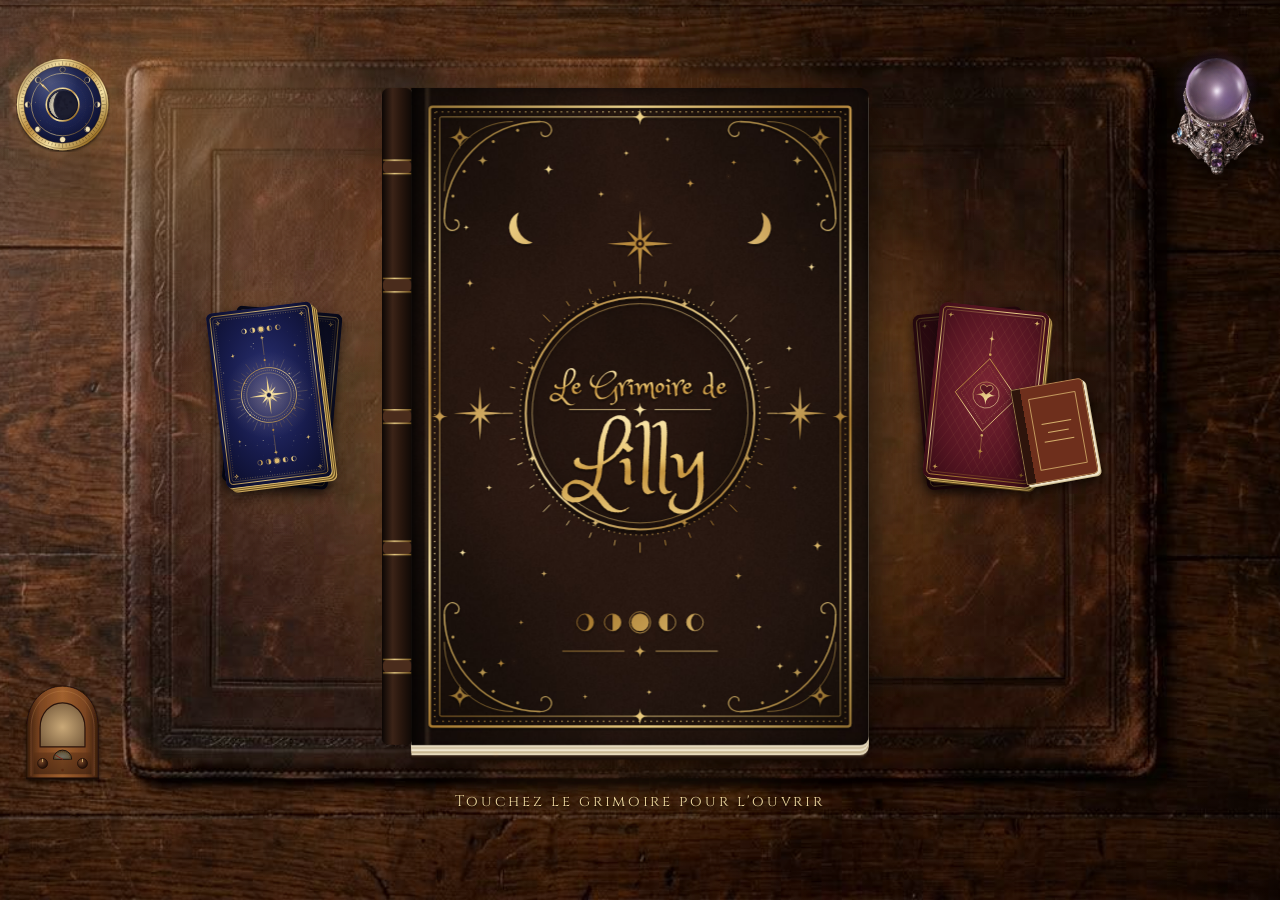
<file: index.html>
<!doctype html>
<html lang="fr">
<head>
  <meta charset="utf-8">
  <meta name="viewport" content="width=device-width, initial-scale=1, viewport-fit=cover">
  <title>Le Grimoire de Lilly</title>
  <meta name="description" content="Un grimoire interactif à feuilleter.">
  <meta name="theme-color" content="#140b06">
  <link rel="manifest" href="manifest.webmanifest">
  <link rel="icon" href="icons/icon-192.png" type="image/png">
  <link rel="apple-touch-icon" href="icons/apple-touch-icon.png">
  <meta name="apple-mobile-web-app-capable" content="yes">
  <meta name="mobile-web-app-capable" content="yes">
  <meta name="apple-mobile-web-app-status-bar-style" content="black-translucent">
  <link rel="preload" href="fonts/princess-sofia.woff2" as="font" type="font/woff2" crossorigin>
  <link rel="stylesheet" href="fonts/fonts.css">
  <link rel="stylesheet" href="css/reader.css">
  <link rel="stylesheet" href="css/lunar.css">
  <link rel="stylesheet" href="css/cards.css">
  <link rel="stylesheet" href="css/lenormand.css">
  <link rel="stylesheet" href="css/radio.css">
</head>
<body>
  <div id="app" class="reader"></div>
  <noscript>Ce grimoire a besoin de JavaScript pour s’ouvrir.</noscript>
  <script src="lib/page-flip.browser.js"></script>
  <script type="module" src="js/main.js"></script>
</body>
</html>
</file>
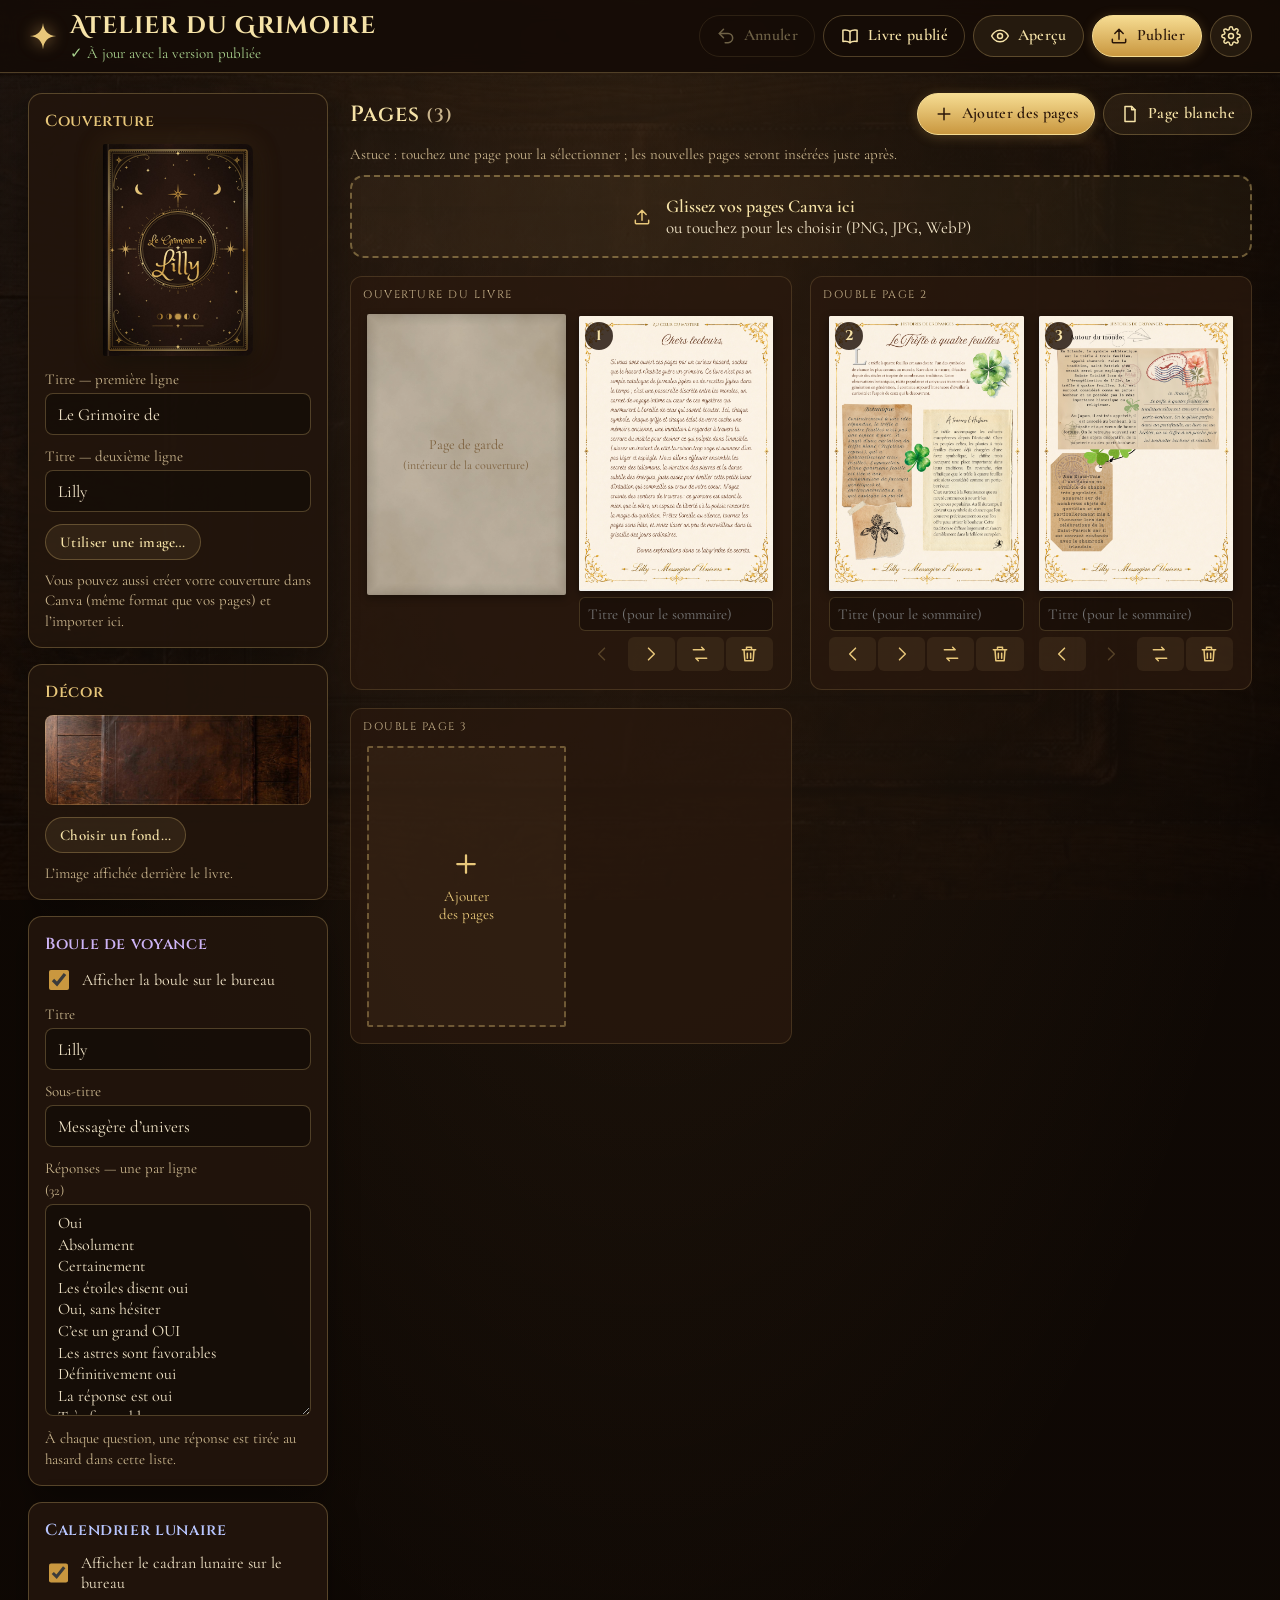
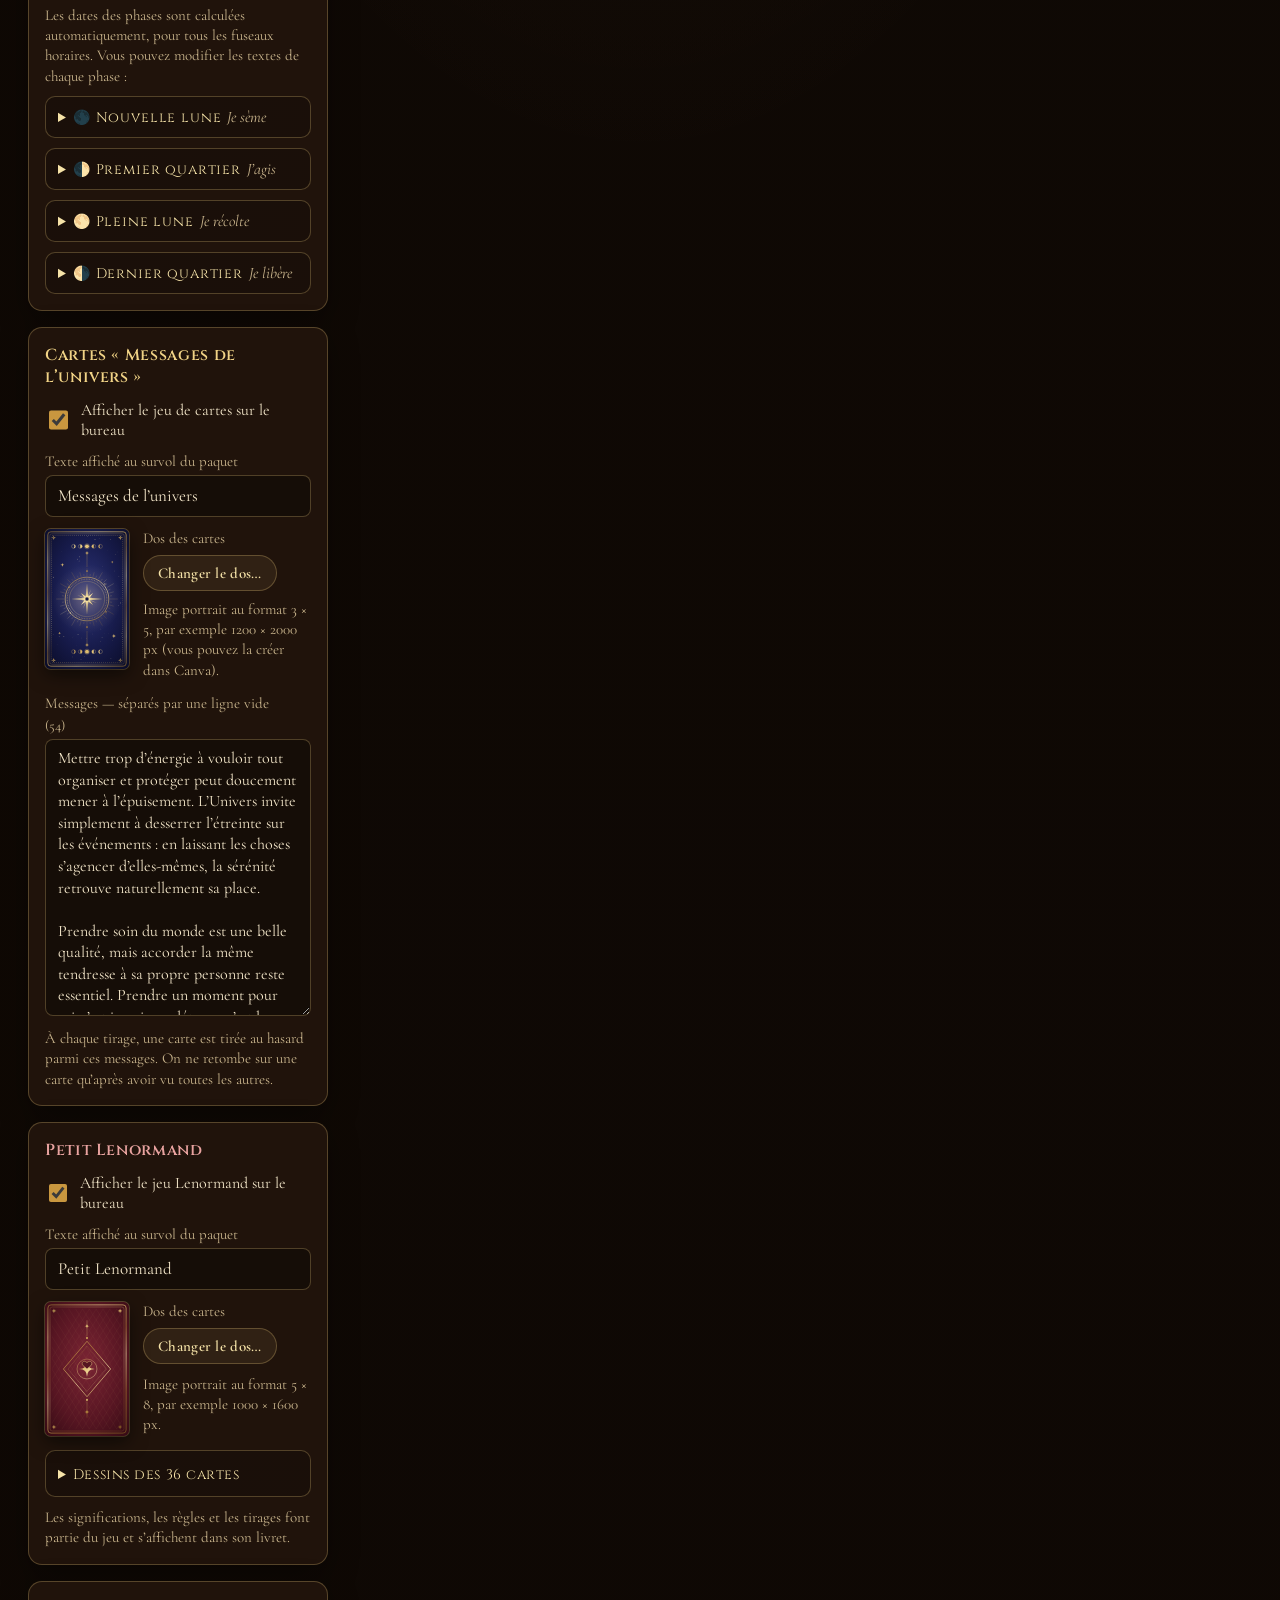
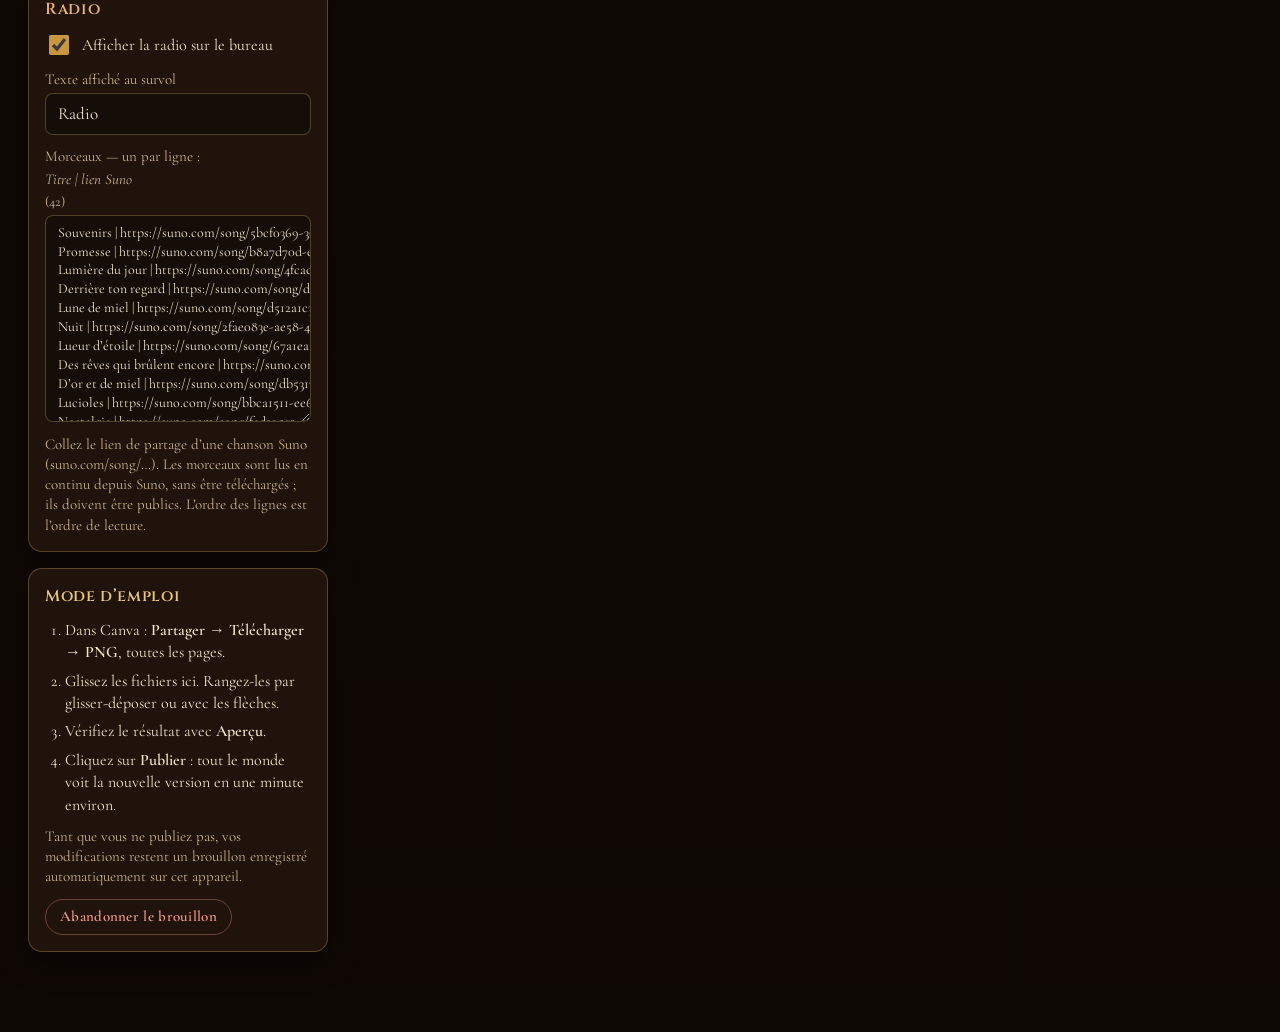
<file: editeur.html>
<!doctype html>
<html lang="fr">
<head>
  <meta charset="utf-8">
  <meta name="viewport" content="width=device-width, initial-scale=1">
  <title>Atelier du Grimoire</title>
  <meta name="robots" content="noindex">
  <meta name="theme-color" content="#140b06">
  <link rel="icon" href="icons/icon-192.png" type="image/png">
  <link rel="stylesheet" href="fonts/fonts.css">
  <link rel="stylesheet" href="css/editor.css">
</head>
<body>
  <header class="topbar">
    <div class="brand">
      <svg class="logo" viewBox="0 0 24 24" aria-hidden="true"><path d="M12 1.5Q12.9 11.1 22.5 12Q12.9 12.9 12 22.5Q11.1 12.9 1.5 12Q11.1 11.1 12 1.5Z"/></svg>
      <div>
        <h1>Atelier du Grimoire</h1>
        <p class="status" id="status">Chargement…</p>
      </div>
    </div>
    <nav class="top-actions">
      <button type="button" id="undo" class="btn ghost" title="Annuler la dernière action (Ctrl+Z)" disabled>
        <svg viewBox="0 0 24 24" aria-hidden="true"><path d="M9 14L4 9l5-5"/><path d="M4 9h10.5a5.5 5.5 0 010 11H11"/></svg><span>Annuler</span>
      </button>
      <a class="btn ghost" href="./" target="_blank" rel="noopener">
        <svg viewBox="0 0 24 24" aria-hidden="true"><path d="M12 6.5C10 5 7 4.5 3.5 5v13.5c3.5-.5 6.5 0 8.5 1.5 2-1.5 5-2 8.5-1.5V5C17 4.5 14 5 12 6.5z"/><path d="M12 6.5V20"/></svg><span>Livre publié</span>
      </a>
      <button type="button" id="preview" class="btn">
        <svg viewBox="0 0 24 24" aria-hidden="true"><path d="M2 12s3.5-7 10-7 10 7 10 7-3.5 7-10 7S2 12 2 12z"/><circle cx="12" cy="12" r="3"/></svg><span>Aperçu</span>
      </button>
      <button type="button" id="publish" class="btn primary">
        <svg viewBox="0 0 24 24" aria-hidden="true"><path d="M12 16V4M7 9l5-5 5 5"/><path d="M4 16v3a1 1 0 001 1h14a1 1 0 001-1v-3"/></svg><span>Publier</span>
      </button>
      <button type="button" id="settings" class="btn icon" title="Connexion GitHub" aria-label="Connexion GitHub">
        <svg viewBox="0 0 24 24" aria-hidden="true"><circle cx="12" cy="12" r="3"/><path d="M19.4 15a1.7 1.7 0 00.3 1.8l.1.1a2 2 0 11-2.8 2.8l-.1-.1a1.7 1.7 0 00-1.8-.3 1.7 1.7 0 00-1 1.5V21a2 2 0 11-4 0v-.1a1.7 1.7 0 00-1.1-1.5 1.7 1.7 0 00-1.8.3l-.1.1a2 2 0 11-2.8-2.8l.1-.1a1.7 1.7 0 00.3-1.8 1.7 1.7 0 00-1.5-1H3a2 2 0 110-4h.1a1.7 1.7 0 001.5-1.1 1.7 1.7 0 00-.3-1.8l-.1-.1a2 2 0 112.8-2.8l.1.1a1.7 1.7 0 001.8.3H9a1.7 1.7 0 001-1.5V3a2 2 0 114 0v.1a1.7 1.7 0 001 1.5 1.7 1.7 0 001.8-.3l.1-.1a2 2 0 112.8 2.8l-.1.1a1.7 1.7 0 00-.3 1.8V9a1.7 1.7 0 001.5 1H21a2 2 0 110 4h-.1a1.7 1.7 0 00-1.5 1z"/></svg>
      </button>
    </nav>
  </header>

  <div id="banner" class="banner" hidden></div>

  <main class="layout">
    <aside class="side">
      <section class="box">
        <h2>Couverture</h2>
        <div class="cover-preview" id="cover-preview"></div>
        <label class="field">Titre — première ligne
          <input id="line1" type="text" maxlength="40" autocomplete="off">
        </label>
        <label class="field">Titre — deuxième ligne
          <input id="line2" type="text" maxlength="24" autocomplete="off">
        </label>
        <div class="row wrap">
          <button type="button" id="cover-img" class="btn small">Utiliser une image…</button>
          <button type="button" id="cover-img-rm" class="btn small ghost" hidden>Couverture dessinée</button>
        </div>
        <p class="help">Vous pouvez aussi créer votre couverture dans Canva (même format que vos pages) et l’importer ici.</p>
      </section>

      <section class="box">
        <h2>Décor</h2>
        <div class="bg-preview" id="bg-preview"></div>
        <div class="row wrap">
          <button type="button" id="bg-img" class="btn small">Choisir un fond…</button>
          <button type="button" id="bg-rm" class="btn small ghost" hidden>Bureau par défaut</button>
        </div>
        <p class="help">L’image affichée derrière le livre.</p>
      </section>

      <section class="box oracle-box">
        <h2>Boule de voyance</h2>
        <label class="check"><input type="checkbox" id="oracle-on"> Afficher la boule sur le bureau</label>
        <div id="oracle-fields">
          <label class="field">Titre<input id="oracle-title" type="text" maxlength="30" autocomplete="off"></label>
          <label class="field">Sous-titre<input id="oracle-subtitle" type="text" maxlength="40" autocomplete="off"></label>
          <label class="field">Réponses — une par ligne <span class="count" id="oracle-count"></span>
            <textarea id="oracle-answers" rows="9" spellcheck="true"></textarea>
          </label>
          <p class="help">À chaque question, une réponse est tirée au hasard dans cette liste.</p>
        </div>
      </section>

      <section class="box lunar-box">
        <h2>Calendrier lunaire</h2>
        <label class="check"><input type="checkbox" id="lunar-on"> Afficher le cadran lunaire sur le bureau</label>
        <div id="lunar-fields">
          <p class="help">Les dates des phases sont calculées automatiquement, pour tous les fuseaux horaires. Vous pouvez modifier les textes de chaque phase :</p>
          <div id="lunar-phases"></div>
        </div>
      </section>

      <section class="box cards-box">
        <h2>Cartes « Messages de l’univers »</h2>
        <label class="check"><input type="checkbox" id="cards-on"> Afficher le jeu de cartes sur le bureau</label>
        <div id="cards-fields">
          <label class="field">Texte affiché au survol du paquet
            <input id="cards-label" type="text" maxlength="40" autocomplete="off">
          </label>
          <div class="cards-back-row">
            <div class="card-back-preview" id="cards-back-preview"></div>
            <div>
              <p class="mini-title">Dos des cartes</p>
              <div class="row wrap">
                <button type="button" id="cards-back" class="btn small">Changer le dos…</button>
                <button type="button" id="cards-back-rm" class="btn small ghost" hidden>Dos par défaut</button>
              </div>
              <p class="help">Image portrait au format 3 × 5, par exemple 1200 × 2000 px (vous pouvez la créer dans Canva).</p>
            </div>
          </div>
          <label class="field">Messages — séparés par une ligne vide <span class="count" id="cards-count"></span>
            <textarea id="cards-messages" rows="12" spellcheck="true"></textarea>
          </label>
          <p class="help">À chaque tirage, une carte est tirée au hasard parmi ces messages. On ne retombe sur une carte qu’après avoir vu toutes les autres.</p>
        </div>
      </section>

      <section class="box le-box">
        <h2>Petit Lenormand</h2>
        <label class="check"><input type="checkbox" id="le-on"> Afficher le jeu Lenormand sur le bureau</label>
        <div id="le-fields">
          <label class="field">Texte affiché au survol du paquet
            <input id="le-label" type="text" maxlength="40" autocomplete="off">
          </label>
          <div class="cards-back-row">
            <div class="card-back-preview le-back-preview" id="le-back-preview"></div>
            <div>
              <p class="mini-title">Dos des cartes</p>
              <div class="row wrap">
                <button type="button" id="le-back" class="btn small">Changer le dos…</button>
                <button type="button" id="le-back-rm" class="btn small ghost" hidden>Dos par défaut</button>
              </div>
              <p class="help">Image portrait au format 5 × 8, par exemple 1000 × 1600 px.</p>
            </div>
          </div>
          <details class="le-imgs">
            <summary>Dessins des 36 cartes <span class="count" id="le-img-count"></span></summary>
            <p class="help">Touchez une carte pour la remplacer par votre image (la carte entière, format 5 × 8, faite dans Canva par exemple). ✕ remet le dessin d’origine.</p>
            <div class="le-edit-grid" id="le-grid"></div>
          </details>
          <p class="help">Les significations, les règles et les tirages font partie du jeu et s’affichent dans son livret.</p>
        </div>
      </section>

      <section class="box radio-box">
        <h2>Radio</h2>
        <label class="check"><input type="checkbox" id="radio-on"> Afficher la radio sur le bureau</label>
        <div id="radio-fields">
          <label class="field">Texte affiché au survol<input id="radio-label" type="text" maxlength="40" autocomplete="off"></label>
          <label class="field">Morceaux — un par ligne : <i>Titre | lien Suno</i> <span class="count" id="radio-count"></span>
            <textarea id="radio-tracks" rows="10" spellcheck="false"></textarea>
          </label>
          <p class="help">Collez le lien de partage d’une chanson Suno (suno.com/song/…). Les morceaux sont lus en continu depuis Suno, sans être téléchargés ; ils doivent être publics. L’ordre des lignes est l’ordre de lecture.</p>
        </div>
      </section>

      <section class="box how">
        <h2>Mode d’emploi</h2>
        <ol>
          <li>Dans Canva : <b>Partager → Télécharger → PNG</b>, toutes les pages.</li>
          <li>Glissez les fichiers ici. Rangez-les par glisser-déposer ou avec les flèches.</li>
          <li>Vérifiez le résultat avec <b>Aperçu</b>.</li>
          <li>Cliquez sur <b>Publier</b> : tout le monde voit la nouvelle version en une minute environ.</li>
        </ol>
        <p class="help">Tant que vous ne publiez pas, vos modifications restent un brouillon enregistré automatiquement sur cet appareil.</p>
        <button type="button" id="discard" class="btn small danger">Abandonner le brouillon</button>
      </section>
    </aside>

    <section class="pages-area">
      <div class="pages-head">
        <h2>Pages <span id="count" class="count"></span></h2>
        <div class="row wrap">
          <button type="button" id="add" class="btn primary">
            <svg viewBox="0 0 24 24" aria-hidden="true"><path d="M12 5v14M5 12h14"/></svg><span>Ajouter des pages</span>
          </button>
          <button type="button" id="add-blank" class="btn">
            <svg viewBox="0 0 24 24" aria-hidden="true"><path d="M6 3h8l4 4v14H6z"/><path d="M14 3v4h4"/></svg><span>Page blanche</span>
          </button>
        </div>
      </div>
      <p class="insert-at" id="insert-at"></p>
      <button type="button" id="dropzone" class="dropzone">
        <svg viewBox="0 0 24 24" aria-hidden="true"><path d="M12 16V4M7 9l5-5 5 5"/><path d="M4 16v3a1 1 0 001 1h14a1 1 0 001-1v-3"/></svg>
        <span><b>Glissez vos pages Canva ici</b><br>ou touchez pour les choisir (PNG, JPG, WebP)</span>
      </button>
      <div id="spreads" class="spreads" aria-live="polite"></div>
    </section>
  </main>

  <input type="file" id="file-multi" accept="image/png,image/jpeg,image/webp" multiple hidden>
  <input type="file" id="file-one" accept="image/png,image/jpeg,image/webp" hidden>

  <dialog id="dlg-preview" class="dlg dlg-full">
    <iframe id="preview-frame" title="Aperçu du livre" allow="fullscreen"></iframe>
    <button type="button" class="btn close-preview" data-close>Fermer l’aperçu</button>
  </dialog>

  <dialog id="dlg-settings" class="dlg">
    <form method="dialog" id="settings-form">
      <h2>Connexion à GitHub</h2>
      <p class="help" id="settings-intro">Pour publier, l’atelier a besoin d’une clé d’accès (« jeton ») à votre dépôt GitHub. Elle reste enregistrée uniquement dans ce navigateur.</p>
      <details class="how-token">
        <summary>Comment créer le jeton ?</summary>
        <ol>
          <li>Ouvrez <a href="https://github.com/settings/personal-access-tokens/new" target="_blank" rel="noopener">github.com → Settings → Developer settings → Fine-grained tokens → Generate new token</a>.</li>
          <li>Nom : <i>Atelier du Grimoire</i>. Expiration : à votre convenance (1 an par exemple).</li>
          <li><b>Repository access</b> : <i>Only select repositories</i> → choisissez <b>Book</b>.</li>
          <li><b>Permissions → Repository permissions → Contents</b> : <i>Read and write</i>.</li>
          <li>Cliquez sur <b>Generate token</b>, copiez-le et collez-le ci-dessous.</li>
        </ol>
      </details>
      <div class="grid2">
        <label class="field">Propriétaire<input id="gh-owner" type="text" autocomplete="off" spellcheck="false"></label>
        <label class="field">Dépôt<input id="gh-repo" type="text" autocomplete="off" spellcheck="false"></label>
      </div>
      <label class="field">Branche publiée<input id="gh-branch" type="text" autocomplete="off" spellcheck="false"></label>
      <label class="field">Jeton d’accès<input id="gh-token" type="password" autocomplete="off" spellcheck="false" placeholder="github_pat_…"></label>
      <p class="result" id="gh-result" role="status"></p>
      <div class="row end wrap">
        <button type="button" id="gh-forget" class="btn small ghost danger">Oublier le jeton</button>
        <button type="button" id="gh-test" class="btn small">Tester</button>
        <button type="button" id="gh-save" class="btn small primary">Enregistrer</button>
        <button type="button" class="btn small ghost" data-close>Fermer</button>
      </div>
    </form>
  </dialog>

  <dialog id="dlg-publish" class="dlg">
    <div class="publish-body">
      <h2>Publier le grimoire</h2>
      <p id="pub-summary"></p>
      <label class="field">Note (facultative)<input id="pub-note" type="text" maxlength="80" placeholder="ex. Ajout des pages sur la lune"></label>
      <div class="progress" id="pub-progress" hidden><div class="spinner"></div><span id="pub-text"></span></div>
      <p class="result" id="pub-result" role="status"></p>
      <div class="row end wrap" id="pub-actions">
        <button type="button" class="btn small ghost" data-close>Annuler</button>
        <button type="button" id="pub-go" class="btn small primary">Publier maintenant</button>
      </div>
    </div>
  </dialog>

  <div id="busy" class="busy" hidden><div class="spinner"></div><span id="busy-text"></span></div>
  <div id="dropveil" class="dropveil" hidden><div>Déposez vos pages ici</div></div>
  <div id="toast" class="toast" role="status"></div>

  <script type="module" src="js/editor.js"></script>
</body>
</html>
</file>
<file: fonts/fonts.css>
@font-face {
  font-family: 'Cinzel';
  font-style: normal;
  font-weight: 400;
  font-display: swap;
  src: url(cinzel-0.woff2) format('woff2');
  unicode-range: U+0000-00FF, U+0131, U+0152-0153, U+02BB-02BC, U+02C6, U+02DA, U+02DC, U+0304, U+0308, U+0329, U+2000-206F, U+20AC, U+2122, U+2191, U+2193, U+2212, U+2215, U+FEFF, U+FFFD;
}
@font-face {
  font-family: 'Cinzel';
  font-style: normal;
  font-weight: 600;
  font-display: swap;
  src: url(cinzel-0.woff2) format('woff2');
  unicode-range: U+0000-00FF, U+0131, U+0152-0153, U+02BB-02BC, U+02C6, U+02DA, U+02DC, U+0304, U+0308, U+0329, U+2000-206F, U+20AC, U+2122, U+2191, U+2193, U+2212, U+2215, U+FEFF, U+FFFD;
}
@font-face {
  font-family: 'Cinzel';
  font-style: normal;
  font-weight: 700;
  font-display: swap;
  src: url(cinzel-0.woff2) format('woff2');
  unicode-range: U+0000-00FF, U+0131, U+0152-0153, U+02BB-02BC, U+02C6, U+02DA, U+02DC, U+0304, U+0308, U+0329, U+2000-206F, U+20AC, U+2122, U+2191, U+2193, U+2212, U+2215, U+FEFF, U+FFFD;
}
@font-face {
  font-family: 'Cinzel Decorative';
  font-style: normal;
  font-weight: 700;
  font-display: swap;
  src: url(cinzel-decorative-1.woff2) format('woff2');
  unicode-range: U+0000-00FF, U+0131, U+0152-0153, U+02BB-02BC, U+02C6, U+02DA, U+02DC, U+0304, U+0308, U+0329, U+2000-206F, U+20AC, U+2122, U+2191, U+2193, U+2212, U+2215, U+FEFF, U+FFFD;
}
@font-face {
  font-family: 'Cormorant Garamond';
  font-style: italic;
  font-weight: 400;
  font-display: swap;
  src: url(cormorant-garamond-2.woff2) format('woff2');
  unicode-range: U+0000-00FF, U+0131, U+0152-0153, U+02BB-02BC, U+02C6, U+02DA, U+02DC, U+0304, U+0308, U+0329, U+2000-206F, U+20AC, U+2122, U+2191, U+2193, U+2212, U+2215, U+FEFF, U+FFFD;
}
@font-face {
  font-family: 'Cormorant Garamond';
  font-style: normal;
  font-weight: 400;
  font-display: swap;
  src: url(cormorant-garamond-3.woff2) format('woff2');
  unicode-range: U+0000-00FF, U+0131, U+0152-0153, U+02BB-02BC, U+02C6, U+02DA, U+02DC, U+0304, U+0308, U+0329, U+2000-206F, U+20AC, U+2122, U+2191, U+2193, U+2212, U+2215, U+FEFF, U+FFFD;
}
@font-face {
  font-family: 'Cormorant Garamond';
  font-style: normal;
  font-weight: 500;
  font-display: swap;
  src: url(cormorant-garamond-3.woff2) format('woff2');
  unicode-range: U+0000-00FF, U+0131, U+0152-0153, U+02BB-02BC, U+02C6, U+02DA, U+02DC, U+0304, U+0308, U+0329, U+2000-206F, U+20AC, U+2122, U+2191, U+2193, U+2212, U+2215, U+FEFF, U+FFFD;
}
@font-face {
  font-family: 'Cormorant Garamond';
  font-style: normal;
  font-weight: 600;
  font-display: swap;
  src: url(cormorant-garamond-3.woff2) format('woff2');
  unicode-range: U+0000-00FF, U+0131, U+0152-0153, U+02BB-02BC, U+02C6, U+02DA, U+02DC, U+0304, U+0308, U+0329, U+2000-206F, U+20AC, U+2122, U+2191, U+2193, U+2212, U+2215, U+FEFF, U+FFFD;
}
@font-face {
  font-family: 'Princess Sofia';
  font-style: normal;
  font-weight: 400;
  font-display: swap;
  src: url(princess-sofia.woff2) format('woff2');
  unicode-range: U+0000-00FF, U+0131, U+0152-0153, U+02BB-02BC, U+02C6, U+02DA, U+02DC, U+0304, U+0308, U+0329, U+2000-206F, U+20AC, U+2122, U+2191, U+2193, U+2212, U+2215, U+FEFF, U+FFFD;
}
</file>
<file: css/reader.css>
:root {
  --bar: 66px;
  --gold: #e8c77a;
  --gold-light: #f6e3a8;
  color-scheme: dark;
}

* { box-sizing: border-box; }
[hidden] { display: none !important; }

html, body {
  margin: 0;
  height: 100%;
  background: #140b06;
  overflow: hidden;
}

body {
  font-family: 'Cormorant Garamond', Georgia, serif;
  color: #f3e6c9;
  -webkit-tap-highlight-color: transparent;
}

.reader {
  position: fixed;
  inset: 0;
  overflow: hidden;
  overflow: clip;
  user-select: none;
  -webkit-user-select: none;
}

/* ---------- Décor ---------- */
.scene { position: absolute; inset: 0; overflow: hidden; overflow: clip; }

.desk {
  position: absolute;
  inset: 0;
  background: #1d110a url(../img/desk.jpg) center / cover no-repeat;
  filter: brightness(.82);
}
.scene.custom-bg .desk { filter: brightness(.85); background-size: cover !important; background-position: center !important; }

.light {
  position: absolute;
  inset: 0;
  background:
    radial-gradient(ellipse 55% 50% at var(--lx, 50%) var(--ly, 46%), rgba(255, 196, 120, .2), rgba(255, 160, 80, .06) 55%, transparent 75%),
    radial-gradient(ellipse 120% 105% at var(--lx, 50%) var(--ly, 45%), transparent 45%, rgba(8, 4, 2, .75) 100%);
}

.candle {
  position: absolute;
  left: -22vmax;
  top: -26vmax;
  width: 72vmax;
  height: 72vmax;
  border-radius: 50%;
  background: radial-gradient(closest-side, rgba(255, 170, 80, .3), rgba(255, 140, 60, .08) 45%, transparent);
  animation: flicker 7s infinite;
}

@keyframes flicker {
  0%, 100% { opacity: .85; transform: scale(1); }
  12% { opacity: .68; }
  20% { opacity: .95; transform: scale(1.02); }
  33% { opacity: .76; }
  47% { opacity: 1; transform: scale(1.01); }
  60% { opacity: .8; }
  72% { opacity: .93; }
  85% { opacity: .72; transform: scale(.99); }
}

/* ---------- Scène du livre ---------- */
.stage {
  position: absolute;
  left: 0;
  right: 0;
  top: 0;
  bottom: var(--bar);
  display: flex;
  align-items: center;
  justify-content: center;
}

.book {
  position: relative;
  flex: none;
  width: calc(var(--pw) * 2);
  height: var(--ph);
  perspective: calc(var(--pw) * 5);
  transform: translateX(var(--ctx)) translate(var(--bx, 0px), var(--by, 0px)) scale(var(--cs));
  transition: transform 1.6s cubic-bezier(.62, .02, .3, 1), opacity .8s ease;
  opacity: 0;
}
.reader.ready .book { opacity: 1; }
.book.cover-open { transform: translateX(0) translate(var(--bx, 0px), var(--by, 0px)) scale(1); }

/* Plats de reliure (cuir) */
.board {
  position: absolute;
  top: calc(var(--bm) * -1);
  width: calc(var(--pw) + var(--bm));
  height: calc(var(--ph) + var(--bm) * 2);
  background: #2a1810 url(../img/leather.jpg) center / cover;
  z-index: 1;
}
.board-r {
  left: 50%;
  border-radius: 0 calc(var(--u) * 6) calc(var(--u) * 6) 0;
  box-shadow:
    0 calc(var(--u) * 2) 0 #1d100a,
    0 calc(var(--u) * 12) calc(var(--u) * 24) rgba(0, 0, 0, .7);
}
/* Épaisseur visible quand le livre est fermé : tranche des pages puis plat arrière */
.book:not(.cover-open) .board-r {
  box-shadow:
    0 calc(var(--u) * 1.4) 0 #eadfc4,
    0 calc(var(--u) * 2.8) 0 #cfc09e,
    0 calc(var(--u) * 4.2) 0 #efe5ce,
    0 calc(var(--u) * 5.6) 0 #c7b690,
    0 calc(var(--u) * 7) 0 #e5d8ba,
    0 calc(var(--u) * 8.6) 0 #2e1c12,
    0 calc(var(--u) * 10) 0 #1b0f09,
    0 calc(var(--u) * 16) calc(var(--u) * 26) rgba(0, 0, 0, .78);
}
.board-l {
  left: calc(var(--bm) * -1);
  border-radius: calc(var(--u) * 6) 0 0 calc(var(--u) * 6);
  box-shadow:
    0 calc(var(--u) * 2) 0 #1d100a,
    0 calc(var(--u) * 12) calc(var(--u) * 24) rgba(0, 0, 0, .7);
  opacity: 0;
  transition: opacity .4s;
}
.book.cover-open .board-l { opacity: 1; transition: opacity .5s 1.15s; }

/* Épaisseur des pages */
.stack {
  position: absolute;
  top: 0;
  width: var(--pw);
  height: var(--ph);
  background: #efe4cc;
  z-index: 2;
}
.stack-l { left: 0; opacity: 0; transition: opacity .3s; }
.stack-r { left: 50%; }
.book.cover-open .stack-l { opacity: 1; transition: opacity .4s 1.2s; }

/* Pages (StPageFlip) */
.book > .flip {
  position: absolute;
  left: 0;
  top: 0;
  width: 100%;
  z-index: 3;
  clip-path: inset(0 0 0 50%);
}
.book.pages-front > .flip { clip-path: none; z-index: 8; }

.page { background: #fbf5ea; }
.page-inner {
  position: absolute;
  inset: 0;
  overflow: hidden;
  background: #fbf5ea;
}
.page-inner img {
  display: block;
  width: 100%;
  height: 100%;
  object-fit: contain;
  pointer-events: none;
}
.page-inner::after {
  content: '';
  position: absolute;
  top: 0;
  bottom: 0;
  width: 13%;
  pointer-events: none;
}
.page--left .page-inner::after {
  right: 0;
  background: linear-gradient(to left, rgba(70, 40, 15, .3), rgba(70, 40, 15, .08) 35%, transparent);
}
.page--right .page-inner::after {
  left: 0;
  background: linear-gradient(to right, rgba(70, 40, 15, .32), rgba(70, 40, 15, .08) 35%, transparent);
}
.parchment { background: #f3e7cc url(../img/parchment.jpg) center / 100% 100% no-repeat; }

/* Lumière qui s'échappe des pages à l'ouverture */
.pagelight {
  position: absolute;
  left: 50%;
  top: 0;
  width: var(--pw);
  height: var(--ph);
  z-index: 9;
  pointer-events: none;
  opacity: 0;
  background: radial-gradient(ellipse 95% 75% at 0% 50%, rgba(255, 238, 175, .9), rgba(255, 200, 110, .4) 42%, rgba(255, 180, 90, 0) 76%);
}
.book.spill .pagelight { animation: spill 2.2s ease-out forwards; }
@keyframes spill {
  0% { opacity: 0; }
  25% { opacity: 1; }
  100% { opacity: 0; }
}

/* Dos (visible fermé) */
.spine {
  position: absolute;
  top: calc(var(--bm) * -1);
  height: calc(var(--ph) + var(--bm) * 2);
  width: calc(var(--pw) * .07);
  left: calc(var(--pw) * .93 + 1px);
  z-index: 5;
  transition: opacity .35s;
}
.spine svg { display: block; width: 100%; height: 100%; }
.book.cover-open .spine { opacity: 0; }

/* Couverture 3D */
.cover {
  position: absolute;
  left: 50%;
  top: calc(var(--bm) * -1);
  width: calc(var(--pw) + var(--bm));
  height: calc(var(--ph) + var(--bm) * 2);
  transform-origin: 0 50%;
  transform-style: preserve-3d;
  transform: rotateY(0deg);
  transition: transform 1.6s cubic-bezier(.55, .02, .3, 1);
  z-index: 6;
  cursor: pointer;
  outline: none;
}
.book.cover-open .cover { transform: rotateY(-180deg); cursor: default; }
.cover:focus-visible .front { box-shadow: 0 0 0 3px var(--gold-light); }

.face {
  position: absolute;
  inset: 0;
  overflow: hidden;
  backface-visibility: hidden;
  -webkit-backface-visibility: hidden;
  background: #2a1810 url(../img/leather.jpg) center / cover;
}
.face.front {
  border-radius: 0 calc(var(--u) * 6) calc(var(--u) * 6) 0;
  box-shadow: inset 0 0 calc(var(--u) * 7) rgba(0, 0, 0, .65);
}
.face.back {
  transform: rotateY(180deg);
  border-radius: calc(var(--u) * 6) 0 0 calc(var(--u) * 6);
}
.face.back::before {
  content: '';
  position: absolute;
  left: calc(var(--bm) * .45);
  top: calc(var(--bm) * .45);
  right: -2px;
  bottom: calc(var(--bm) * .45);
  border: 1px solid rgba(232, 199, 122, .45);
  border-right: 0;
}
.endpaper {
  position: absolute;
  left: var(--bm);
  top: var(--bm);
  width: var(--pw);
  height: var(--ph);
}
.cover-svg, .cover-img {
  position: absolute;
  inset: 0;
  display: block;
  width: 100%;
  height: 100%;
}
.cover-img { object-fit: cover; }

.shine {
  position: absolute;
  top: 0;
  bottom: 0;
  left: -100%;
  width: 100%;
  pointer-events: none;
  background: linear-gradient(112deg, transparent 30%, rgba(255, 240, 205, .12) 45%, rgba(255, 250, 230, .26) 50%, rgba(255, 240, 205, .12) 55%, transparent 70%);
  animation: shine 6.5s ease-in-out 1.2s infinite;
}
@keyframes shine {
  0% { transform: translateX(0); }
  38%, 100% { transform: translateX(200%); }
}
.book.cover-open .shine { animation: none; opacity: 0; }

/* Halo doré */
.glow { position: absolute; pointer-events: none; border-radius: 50%; z-index: 0; }
.glow-closed {
  left: calc(50% - var(--pw) * .3);
  top: -22%;
  width: calc(var(--pw) * 1.6);
  height: 144%;
  background: radial-gradient(closest-side, rgba(255, 205, 120, .55), rgba(255, 170, 70, .2) 55%, transparent);
  animation: pulse 3.4s ease-in-out infinite;
}
@keyframes pulse {
  0%, 100% { opacity: .5; transform: scale(1); }
  50% { opacity: .95; transform: scale(1.06); }
}
.book:hover .glow-closed { animation-duration: 1.8s; }
.book.awake .glow-closed { animation: flare 1.5s ease-out forwards; }
@keyframes flare {
  0% { opacity: .9; transform: scale(1); }
  30% { opacity: 1; transform: scale(1.35); }
  100% { opacity: 0; transform: scale(1.7); }
}
.glow-open {
  left: -22%;
  top: -28%;
  width: 144%;
  height: 156%;
  background: radial-gradient(closest-side, rgba(255, 200, 120, .2), rgba(255, 170, 80, .07) 60%, transparent);
  opacity: 0;
  transition: opacity 1s;
}
.book.cover-open .glow-open { opacity: 1; transition: opacity 1.5s 1s; }

/* Invitation */
.hint {
  position: absolute;
  left: 0;
  right: 0;
  bottom: clamp(6px, 2.5vh, 26px);
  margin: 0;
  text-align: center;
  font-family: 'Cinzel', serif;
  font-size: clamp(12px, 1.5vw, 15px);
  letter-spacing: .18em;
  color: #f0d9a0;
  text-shadow: 0 0 12px rgba(255, 190, 90, .6), 0 1px 2px rgba(0, 0, 0, .8);
  cursor: pointer;
  opacity: 0;
  transition: opacity .6s;
}
.reader.ready .hint { opacity: 1; animation: hint 2.8s ease-in-out infinite; }
.reader.is-opening .hint, .reader.is-open .hint { opacity: 0; animation: none; pointer-events: none; }
.reader.has-error .hint { animation: none; color: #f5c2a0; letter-spacing: .05em; }
@keyframes hint {
  0%, 100% { opacity: .55; }
  50% { opacity: 1; }
}

/* Particules */
.fx { position: absolute; inset: 0; pointer-events: none; z-index: 20; }

/* ---------- Barre d'outils ---------- */
.toolbar {
  position: absolute;
  left: 50%;
  bottom: max(10px, env(safe-area-inset-bottom));
  z-index: 30;
  display: flex;
  align-items: center;
  gap: 2px;
  padding: 5px 8px;
  border-radius: 999px;
  background: rgba(22, 12, 6, .74);
  border: 1px solid rgba(232, 199, 122, .35);
  box-shadow: 0 8px 30px rgba(0, 0, 0, .5), inset 0 1px 0 rgba(255, 230, 180, .08);
  -webkit-backdrop-filter: blur(8px);
  backdrop-filter: blur(8px);
  transform: translate(-50%, 20px);
  opacity: 0;
  pointer-events: none;
  transition: opacity .6s, transform .6s;
}
.reader.is-open .toolbar { opacity: 1; transform: translate(-50%, 0); pointer-events: auto; }
.toolbar button {
  appearance: none;
  border: 0;
  background: transparent;
  color: var(--gold);
  width: 44px;
  height: 44px;
  border-radius: 50%;
  display: grid;
  place-items: center;
  cursor: pointer;
  transition: background .2s, color .2s, transform .15s, opacity .2s;
}
.toolbar button:hover { background: rgba(232, 199, 122, .14); color: #fff1c8; }
.toolbar button:active { transform: scale(.9); }
.toolbar button:disabled { opacity: .28; cursor: default; background: transparent; }
.toolbar button.off { color: rgba(232, 199, 122, .5); }
.toolbar button:focus-visible { outline: 2px solid var(--gold-light); outline-offset: 1px; }
.pageinfo {
  min-width: 66px;
  text-align: center;
  font-family: 'Cinzel', serif;
  font-size: 13px;
  letter-spacing: .08em;
  color: #f3e3b8;
  white-space: nowrap;
}
.sep { width: 1px; height: 24px; background: rgba(232, 199, 122, .3); margin: 0 4px; }

/* Téléphone en paysage : barre verticale à droite */
.reader.compact .stage { bottom: 0; right: 62px; }
.reader.compact .toolbar {
  left: auto;
  right: max(8px, env(safe-area-inset-right));
  top: 50%;
  bottom: auto;
  flex-direction: column;
  padding: 6px 4px;
  transform: translate(20px, -50%);
}
.reader.compact.is-open .toolbar { transform: translate(0, -50%); }
.reader.compact .toolbar button { width: 38px; height: 38px; }
.reader.compact .pageinfo { min-width: 0; font-size: 11px; padding: 2px 0; }
.reader.compact .sep { width: 24px; height: 1px; margin: 3px 0; }
.reader.compact .hint { bottom: 8px; }

@media (max-width: 480px) {
  .toolbar { padding: 4px; gap: 0; }
  .toolbar button { width: 38px; height: 38px; }
  .pageinfo { min-width: 50px; font-size: 12px; }
  .sep { margin: 0 1px; }
}

/* ---------- Sommaire ---------- */
.panel {
  position: absolute;
  inset: 0;
  z-index: 40;
  display: flex;
  align-items: center;
  justify-content: center;
  padding: 16px;
  background: rgba(10, 5, 2, .55);
  -webkit-backdrop-filter: blur(3px);
  backdrop-filter: blur(3px);
  animation: fade .3s ease;
}
.panel[hidden], .zoom[hidden] { display: none; }
@keyframes fade { from { opacity: 0; } }

.panel-card {
  width: min(720px, 100%);
  max-height: min(84vh, 100%);
  overflow: auto;
  padding: 18px 22px 24px;
  border-radius: 10px;
  color: #3b2413;
  background: #f4ead4 url(../img/parchment.jpg) center / cover;
  box-shadow: 0 20px 60px rgba(0, 0, 0, .6), inset 0 0 0 6px #f4ead4, inset 0 0 0 7px rgba(160, 110, 40, .5);
  user-select: none;
}
.panel-card header { display: flex; align-items: center; justify-content: space-between; gap: 12px; }
.panel-card h2 {
  margin: 0;
  font-family: 'Cinzel Decorative', 'Cinzel', serif;
  font-weight: 700;
  font-size: 26px;
  color: #5a3413;
}
.icon-btn {
  appearance: none;
  border: 0;
  background: transparent;
  width: 42px;
  height: 42px;
  border-radius: 50%;
  display: grid;
  place-items: center;
  color: inherit;
  cursor: pointer;
  flex: none;
}
.icon-btn:hover { background: rgba(120, 80, 30, .14); }
.toc-list {
  list-style: none;
  margin: 16px 0 0;
  padding: 0;
  display: grid;
  grid-template-columns: repeat(auto-fill, minmax(130px, 1fr));
  gap: 16px;
}
.toc-item {
  appearance: none;
  border: 0;
  background: transparent;
  padding: 0;
  width: 100%;
  display: flex;
  flex-direction: column;
  gap: 7px;
  text-align: left;
  color: inherit;
  font: inherit;
  cursor: pointer;
}
.toc-thumb {
  display: block;
  aspect-ratio: 707 / 1000;
  overflow: hidden;
  border-radius: 3px;
  background: #fbf5ea;
  box-shadow: 0 2px 8px rgba(60, 35, 10, .35);
  transition: transform .2s, box-shadow .2s;
}
.toc-thumb img { display: block; width: 100%; height: 100%; object-fit: contain; }
.toc-item:hover .toc-thumb, .toc-item:focus-visible .toc-thumb { transform: translateY(-3px); box-shadow: 0 8px 18px rgba(60, 35, 10, .4); }
.toc-label { font-size: 16px; line-height: 1.2; }
.toc-label small {
  display: block;
  font-family: 'Cinzel', serif;
  font-size: 11px;
  letter-spacing: .1em;
  color: #8a5a26;
}

/* ---------- Loupe ---------- */
.zoom {
  position: absolute;
  inset: 0;
  z-index: 40;
  overflow: auto;
  background: rgba(8, 4, 2, .93);
  animation: fade .3s ease;
  touch-action: pan-x pan-y pinch-zoom;
}
.zoom-strip {
  min-height: 100%;
  display: flex;
  align-items: center;
  justify-content: center;
  gap: 12px;
  padding: 58px 16px 44px;
}
.zoom-strip img {
  display: block;
  max-height: calc(100vh - 110px);
  max-width: calc(50vw - 24px);
  background: #fff;
  box-shadow: 0 10px 40px rgba(0, 0, 0, .6);
  cursor: zoom-in;
}
.zoom-strip.single img { max-width: calc(100vw - 32px); }
.zoom-strip.zoomed { width: max-content; align-items: flex-start; justify-content: flex-start; }
.zoom-strip.zoomed img { max-height: none; max-width: none; width: min(1414px, 180vw); cursor: zoom-out; }
@media (orientation: portrait) and (max-width: 760px) {
  .zoom-strip { flex-direction: column; }
  .zoom-strip img, .zoom-strip.single img { width: calc(100vw - 24px); max-width: none; max-height: none; }
  .zoom-strip.zoomed img { width: 200vw; }
}
.zoom-close {
  position: fixed;
  top: max(10px, env(safe-area-inset-top));
  right: 10px;
  z-index: 2;
  color: #f3e3b8;
  background: rgba(30, 18, 8, .75);
}
.zoom-close:hover { background: rgba(60, 36, 16, .9); }
.zoom-help {
  position: fixed;
  left: 0;
  right: 0;
  bottom: 10px;
  margin: 0;
  text-align: center;
  font-size: 14px;
  color: rgba(243, 227, 184, .6);
  pointer-events: none;
}

/* ---------- Divers ---------- */
.toast {
  position: absolute;
  left: 50%;
  top: max(14px, env(safe-area-inset-top));
  z-index: 50;
  max-width: calc(100vw - 24px);
  padding: 8px 16px;
  border-radius: 999px;
  border: 1px solid rgba(232, 199, 122, .35);
  background: rgba(22, 12, 6, .88);
  color: #f3e3b8;
  font-size: 15px;
  text-align: center;
  opacity: 0;
  transform: translate(-50%, -20px);
  transition: opacity .4s, transform .4s;
  pointer-events: none;
}
.toast.show { opacity: 1; transform: translate(-50%, 0); }
.reader.preview .toast { top: 54px; }

.ribbon {
  position: absolute;
  top: 12px;
  left: 50%;
  transform: translateX(-50%);
  white-space: nowrap;
  z-index: 50;
  padding: 6px 12px;
  border-radius: 4px;
  background: #7a1f1f;
  color: #fbe9c2;
  font-family: 'Cinzel', serif;
  font-size: 12px;
  letter-spacing: .12em;
  text-transform: uppercase;
  box-shadow: 0 4px 14px rgba(0, 0, 0, .4);
  pointer-events: none;
}

@media (prefers-reduced-motion: reduce) {
  .candle, .glow-closed, .shine, .reader.ready .hint { animation: none; }
}

/* ---------- Boule de voyance ---------- */
/* Sur le bureau (vue de haut) */
.oracle-desk {
  position: absolute;
  z-index: 5;
  cursor: pointer;
  outline: none;
  animation: oracleIn 1.4s ease .3s both;
  transition: opacity .45s ease .7s;
  -webkit-tap-highlight-color: transparent;
}
@keyframes oracleIn { from { opacity: 0; } }
.oracle-desk img {
  position: relative;
  display: block;
  width: 100%;
  height: 100%;
  filter: drop-shadow(0 calc(var(--u, 2px) * 4) calc(var(--u, 2px) * 6) rgba(0, 0, 0, .7));
  user-select: none;
  -webkit-user-drag: none;
}
.od-glow {
  position: absolute;
  border-radius: 50%;
  transform: scale(1.35);
  background: radial-gradient(closest-side, rgba(205, 165, 255, .5), rgba(150, 100, 230, .16) 60%, transparent);
  animation: oglow 4.5s ease-in-out infinite;
  pointer-events: none;
}
.od-mist {
  position: absolute;
  border-radius: 50%;
  overflow: hidden;
  -webkit-mask-image: -webkit-radial-gradient(white, black);
  opacity: .55;
  pointer-events: none;
}
.oracle-desk:hover .od-glow { animation-duration: 2s; }
.oracle-desk:focus-visible img { outline: 3px solid rgba(220, 200, 255, .8); outline-offset: 4px; border-radius: 50%; }
.reader.is-opening .oracle-desk, .reader.panel-open .oracle-desk { pointer-events: none; }
.reader.oracle-open .oracle-desk { opacity: 0; pointer-events: none; transition: opacity .35s ease; }

@keyframes oglow {
  0%, 100% { opacity: .55; transform: scale(1.3); }
  50% { opacity: 1; transform: scale(1.4); }
}

/* Texte qui apparaît sous la boule et le cadran au survol (comme pour les paquets de cartes) */
.desk-label {
  position: absolute;
  left: 50%;
  top: calc(100% + 8px);
  width: 11em;
  font: 600 clamp(11px, 1.15vw, 14px)/1.35 'Cinzel', serif;
  letter-spacing: .14em;
  text-transform: uppercase;
  text-align: center;
  color: #f6e3a8;
  text-shadow: 0 1px 2px #000, 0 0 10px rgba(0, 0, 0, .9), 0 0 18px rgba(232, 199, 122, .45);
  opacity: 0;
  transform: translate(calc(-50% + var(--lsh, 0px)), -4px);
  transition: opacity .35s ease, transform .35s ease;
  pointer-events: none;
}
.oracle-desk:hover .desk-label, .oracle-desk:focus-visible .desk-label,
.lunar-desk:hover .desk-label, .lunar-desk:focus-visible .desk-label { opacity: 1; transform: translate(calc(-50% + var(--lsh, 0px)), 0); }
@media (hover: none) {
  .desk-label { opacity: .85; transform: translate(calc(-50% + var(--lsh, 0px)), 0); letter-spacing: .08em; }
}
@media (max-width: 480px) {
  .reader .desk-label, .reader .cdk-label, .reader .le-desk-label { font-size: 10px; letter-spacing: .06em; }
}
/* Écran tactile : pendant la lecture, les textes du bureau s'effacent. */
@media (hover: none) {
  .reader.is-open .desk-label, .reader.is-open .cdk-label, .reader.is-open .le-desk-label { opacity: 0; }
}

/* Au premier plan (vue de côté) */
.oracle {
  position: absolute;
  left: 0;
  top: 0;
  z-index: 16;
  transform-origin: 0 0;
  opacity: 0;
  pointer-events: none;
  transition: transform 1.1s cubic-bezier(.6, .02, .25, 1), opacity .45s ease .6s;
  cursor: pointer;
}
.reader.oracle-open .oracle {
  opacity: 1;
  pointer-events: auto;
  transition: transform 1.1s cubic-bezier(.6, .02, .25, 1), opacity .45s ease;
}
.oracle-img {
  position: relative;
  display: block;
  width: 100%;
  height: 100%;
  filter: drop-shadow(0 calc(var(--ow) * .04) calc(var(--ow) * .05) rgba(0, 0, 0, .75));
  user-select: none;
  -webkit-user-drag: none;
}
.oracle-glow {
  position: absolute;
  border-radius: 50%;
  background: radial-gradient(closest-side, rgba(205, 165, 255, .55), rgba(150, 100, 230, .2) 58%, transparent);
  animation: ofglow 4.5s ease-in-out infinite;
  pointer-events: none;
}
@keyframes ofglow {
  0%, 100% { opacity: .55; transform: scale(1.2); }
  50% { opacity: 1; transform: scale(1.3); }
}

.orb {
  position: absolute;
  border-radius: 50%;
  overflow: hidden;
  isolation: isolate;
  -webkit-mask-image: -webkit-radial-gradient(white, black);
  box-shadow: inset 0 0 calc(var(--ow) * .08) rgba(255, 225, 255, .22);
}
.mist { position: absolute; inset: -30%; mix-blend-mode: screen; pointer-events: none; }
.m1 {
  background:
    radial-gradient(circle at 35% 40%, rgba(255, 215, 248, .45), transparent 22%),
    radial-gradient(circle at 62% 58%, rgba(170, 130, 240, .45), transparent 26%),
    radial-gradient(circle at 48% 72%, rgba(255, 255, 255, .25), transparent 20%),
    radial-gradient(circle at 70% 30%, rgba(140, 100, 220, .35), transparent 18%);
  animation: ospin 24s linear infinite;
}
.m2 {
  background:
    radial-gradient(circle at 60% 35%, rgba(230, 200, 255, .4), transparent 24%),
    radial-gradient(circle at 38% 62%, rgba(255, 190, 230, .3), transparent 22%);
  animation: ospin 37s linear infinite reverse;
}
@keyframes ospin { to { transform: rotate(360deg); } }
.depth {
  position: absolute;
  inset: 0;
  border-radius: 50%;
  background: radial-gradient(circle at 50% 50%, rgba(45, 14, 85, .5), rgba(80, 36, 140, .25) 45%, rgba(120, 80, 180, 0) 72%);
  opacity: 0;
  transition: opacity 1.6s ease;
}
.vortex {
  position: absolute;
  inset: 6%;
  border-radius: 50%;
  opacity: 0;
  background: conic-gradient(from 0deg, rgba(150, 100, 220, 0), rgba(165, 120, 230, .35), rgba(255, 210, 245, .18), rgba(120, 70, 190, .32), rgba(215, 180, 255, .2), rgba(150, 100, 220, 0));
  filter: blur(calc(var(--ow) * .05));
  -webkit-mask-image: radial-gradient(circle, #000 30%, transparent 68%);
  mask-image: radial-gradient(circle, #000 30%, transparent 68%);
  animation: ospin 7s linear infinite;
  transition: opacity 1.6s ease;
}
.oracle.asking .vortex { opacity: .5; }
.oracle.answered .vortex { opacity: .18; animation-duration: 16s; }
.oracle.asking .depth, .oracle.answered .depth { opacity: 1; }
.answer {
  position: absolute;
  left: 14%;
  right: 14%;
  top: 50%;
  margin: 0;
  text-align: center;
  font-family: 'Cinzel', serif;
  font-weight: 600;
  font-size: calc(var(--ow) * .048);
  line-height: 1.45;
  letter-spacing: .14em;
  text-transform: uppercase;
  color: #f7f0ff;
  text-shadow:
    0 0 2px rgba(40, 10, 70, .85),
    0 0 calc(var(--ow) * .035) rgba(80, 35, 150, .9),
    0 0 calc(var(--ow) * .08) rgba(200, 150, 255, .55);
  opacity: 0;
  filter: blur(6px);
  transform: translateY(-50%) scale(.88);
  transition: opacity 1.3s ease, filter 1.3s ease, transform 1.3s ease;
  pointer-events: none;
}
.oracle.answered .answer { opacity: 1; filter: none; transform: translateY(-50%) scale(1); }

/* Mise au point sur la boule */
.stage, .scene { transition: filter 1s ease, transform 1.2s cubic-bezier(.6, .02, .25, 1); }
.reader.oracle-open .stage, .reader.oracle-open .scene {
  transform-origin: var(--oox) var(--ooy);
  transform: scale(1.08);
  filter: blur(4px) brightness(.4) saturate(.8);
}
.reader.oracle-open .toolbar, .reader.oracle-open .hint { opacity: 0 !important; pointer-events: none !important; }
.oracle-aura {
  position: absolute;
  inset: 0;
  z-index: 14;
  pointer-events: none;
  opacity: 0;
  transition: opacity 1s;
  background: radial-gradient(ellipse 60% 55% at 50% 45%, rgba(120, 70, 190, .32), rgba(60, 25, 100, .22) 45%, rgba(10, 4, 20, .7) 100%);
}
.reader.oracle-open .oracle-aura { opacity: 1; }
.oracle-veil { position: absolute; inset: 0; z-index: 15; display: none; }
.reader.oracle-open .oracle-veil { display: block; }

.oracle-ui {
  position: absolute;
  inset: 0;
  z-index: 17;
  pointer-events: none;
  opacity: 0;
  visibility: hidden;
  transition: opacity .5s, visibility 0s .5s;
}
.reader.oracle-open .oracle-ui { opacity: 1; visibility: visible; transition: opacity .8s .55s, visibility 0s; }
.oracle-ui button { pointer-events: auto; }
.oracle-layout {
  position: absolute;
  inset: 0;
  display: flex;
  flex-direction: column;
  align-items: center;
  justify-content: center;
  gap: 10px;
  padding: 16px;
}
.oracle-head { text-align: center; }
.oracle-head h2 {
  margin: 0;
  font-family: 'Cinzel', serif;
  font-weight: 600;
  font-size: clamp(20px, 3.2vh, 30px);
  letter-spacing: .24em;
  text-transform: uppercase;
  color: #f4ebff;
  text-shadow: 0 0 16px rgba(200, 160, 255, .55);
}
.oracle-head p {
  margin: 4px 0 0;
  font-family: 'Cinzel', serif;
  font-size: clamp(11px, 1.6vh, 14px);
  letter-spacing: .3em;
  text-transform: uppercase;
  color: #b9a4e0;
}
.oracle-divider {
  display: block;
  width: 70px;
  height: 9px;
  margin: 8px auto 0;
  background:
    linear-gradient(90deg, transparent, rgba(232, 199, 122, .8)) left center / 28px 1px no-repeat,
    linear-gradient(270deg, transparent, rgba(232, 199, 122, .8)) right center / 28px 1px no-repeat,
    radial-gradient(circle, #e8c77a 2px, transparent 2.5px) center / 9px 9px no-repeat;
}
.oracle-slot { flex: none; width: var(--ow); height: calc(var(--ow) * var(--osr, 1.55)); }
.oracle-controls { display: flex; flex-direction: column; align-items: center; gap: 10px; }
.oracle-prompt {
  margin: 0;
  font-family: 'Cinzel', serif;
  font-size: clamp(11px, 1.6vh, 14px);
  letter-spacing: .22em;
  text-transform: uppercase;
  color: #ad9bdb;
  text-align: center;
}
.oracle-ask {
  appearance: none;
  min-width: min(320px, 82vw);
  padding: 14px 28px;
  border-radius: 999px;
  border: 1px solid rgba(205, 175, 255, .45);
  background: linear-gradient(180deg, #4b2f70, #2a1843);
  color: #f4ebff;
  font: 600 clamp(13px, 1.8vh, 16px) 'Cinzel', serif;
  letter-spacing: .2em;
  text-transform: uppercase;
  cursor: pointer;
  box-shadow: 0 0 24px rgba(150, 100, 230, .35), inset 0 1px 0 rgba(255, 255, 255, .12);
  transition: box-shadow .3s, transform .15s, opacity .3s;
}
.oracle-ask:hover { box-shadow: 0 0 36px rgba(175, 125, 255, .6), inset 0 1px 0 rgba(255, 255, 255, .15); }
.oracle-ask:active { transform: scale(.97); }
.oracle-ask:disabled { opacity: .55; cursor: default; }
.oracle-ask:focus-visible { outline: 2px solid #e6d6ff; outline-offset: 3px; }
.oracle-note {
  margin: 0;
  font-family: 'Cinzel', serif;
  font-size: 11px;
  letter-spacing: .2em;
  text-transform: uppercase;
  color: rgba(185, 165, 230, .55);
}
.oracle-back {
  position: absolute;
  top: max(12px, env(safe-area-inset-top));
  left: 12px;
  appearance: none;
  padding: 8px 16px;
  border-radius: 999px;
  border: 1px solid rgba(205, 175, 255, .35);
  background: rgba(20, 10, 32, .7);
  color: #e9dcff;
  font: 500 16px 'Cormorant Garamond', Georgia, serif;
  cursor: pointer;
}
.oracle-back:hover { background: rgba(50, 28, 80, .85); }

/* Téléphone en paysage : boule à gauche, texte à droite */
.reader.compact .oracle-layout {
  display: grid;
  grid-template-columns: auto minmax(0, 300px);
  grid-template-areas: "slot head" "slot controls";
  align-content: center;
  justify-content: center;
  column-gap: 28px;
  row-gap: 14px;
}
.reader.compact .oracle-slot { grid-area: slot; }
.reader.compact .oracle-head { grid-area: head; align-self: end; }
.reader.compact .oracle-controls { grid-area: controls; align-self: start; }
.reader.compact .oracle-ask { min-width: 0; width: 100%; padding: 12px 18px; }

@media (prefers-reduced-motion: reduce) {
  .m1, .m2, .oracle-glow, .od-glow { animation: none; }
}
</file>
<file: css/lunar.css>
/* ---------- Calendrier lunaire ---------- */

/* Cadran posé sur le bureau */
.lunar-desk {
  position: absolute;
  z-index: 5;
  padding: 0;
  border: 0;
  background: none;
  border-radius: 50%;
  cursor: pointer;
  outline: none;
  -webkit-tap-highlight-color: transparent;
  animation: oracleIn 1.4s ease .5s both;
  transition: transform .9s cubic-bezier(.6, .02, .25, 1), opacity .5s ease .45s;
}
.lunar-desk .ld-svg { position: relative; display: block; width: 100%; height: 100%; }
.lunar-desk .ld-moon {
  position: absolute;
  left: 50%;
  top: 50%;
  transform: translate(-50%, -50%);
  border-radius: 50%;
}
.ld-glow {
  position: absolute;
  inset: -18%;
  border-radius: 50%;
  background: radial-gradient(closest-side, rgba(255, 215, 140, .35), rgba(255, 190, 90, .1) 60%, transparent);
  animation: ldglow 5s ease-in-out infinite;
  pointer-events: none;
}
@keyframes ldglow {
  0%, 100% { opacity: .5; transform: scale(.96); }
  50% { opacity: 1; transform: scale(1.04); }
}
.ld-needle { transition: transform 1s ease; }
.lunar-desk:hover .ld-glow { animation-duration: 2.2s; }
.lunar-desk:focus-visible { box-shadow: 0 0 0 3px rgba(246, 227, 168, .8); }
.reader.is-opening .lunar-desk, .reader.panel-open .lunar-desk { pointer-events: none; }
.reader.oracle-open .lunar-desk { opacity: 0; pointer-events: none; transition: opacity .35s; }
.reader.lunar-open .oracle-desk { opacity: 0; pointer-events: none; transition: opacity .35s; }
.reader.lunar-open .lunar-desk {
  transform: var(--ld-zoom);
  opacity: 0;
  pointer-events: none;
  transition: transform .9s cubic-bezier(.6, .02, .25, 1), opacity .6s ease .2s;
}

/* Mise au point : le bureau s'efface */
.reader.lunar-open .stage, .reader.lunar-open .scene {
  transform-origin: var(--lox) var(--loy);
  transform: scale(1.06);
  filter: blur(5px) brightness(.32) saturate(.8);
}
.reader.lunar-open .toolbar, .reader.lunar-open .hint { opacity: 0 !important; pointer-events: none !important; }
.lunar-aura {
  position: absolute;
  inset: 0;
  z-index: 14;
  pointer-events: none;
  opacity: 0;
  transition: opacity 1s;
  background:
    radial-gradient(ellipse 60% 50% at 50% 40%, rgba(70, 60, 160, .35), transparent 70%),
    linear-gradient(rgba(10, 8, 35, .45), rgba(10, 8, 35, .75));
}
.reader.lunar-open .lunar-aura { opacity: 1; }

/* Panneau */
.lunar-ui {
  --new: #e6e2f2;
  --first: #9fb4ff;
  --full: #f2b75a;
  --last: #c79bff;
  --muted: #a99bd0;
  --gold: #e8c77a;
  position: absolute;
  inset: 0;
  z-index: 17;
  overflow-y: auto;
  -webkit-overflow-scrolling: touch;
  color: #efe8ff;
  font-family: 'Cormorant Garamond', Georgia, serif;
  opacity: 0;
  visibility: hidden;
  transform: scale(.94);
  transform-origin: var(--lox) var(--loy);
  transition: opacity .5s, transform .6s ease, visibility 0s .6s;
  user-select: text;
  -webkit-user-select: text;
}
.reader.lunar-open .lunar-ui { opacity: 1; visibility: visible; transform: none; transition: opacity .7s .35s, transform .8s .3s ease, visibility 0s; }
.lunar-ui [hidden] { display: none !important; }
.lunar-ui button { font-family: inherit; }

.lu-back {
  position: fixed;
  top: max(12px, env(safe-area-inset-top));
  left: 12px;
  z-index: 2;
  padding: 8px 16px;
  border-radius: 999px;
  border: 1px solid rgba(205, 175, 255, .35);
  background: rgba(20, 12, 40, .75);
  color: #e9dcff;
  font: 500 16px 'Cormorant Garamond', Georgia, serif;
  cursor: pointer;
}
.lu-back:hover { background: rgba(50, 28, 80, .85); }
.lu-wrap { max-width: 1100px; margin: 0 auto; padding: 58px 18px 36px; }

.lu-head { text-align: center; }
.lu-head h2 {
  margin: 0;
  font: 600 clamp(22px, 3.4vw, 32px) 'Cinzel', serif;
  letter-spacing: .22em;
  text-transform: uppercase;
  color: #f4ebff;
  text-shadow: 0 0 18px rgba(170, 150, 255, .45);
}
.lu-tz {
  display: inline-flex;
  align-items: center;
  gap: 10px;
  margin-top: 8px;
  font: 400 12px 'Cinzel', serif;
  letter-spacing: .2em;
  text-transform: uppercase;
  color: var(--muted);
}
.lu-tz select {
  max-width: min(74vw, 340px);
  padding: 6px 30px 6px 12px;
  border-radius: 999px;
  border: 1px solid rgba(205, 175, 255, .35);
  background: rgba(20, 14, 50, .8) url("data:image/svg+xml,%3Csvg xmlns='http://www.w3.org/2000/svg' width='12' height='8'%3E%3Cpath d='M1 1l5 5 5-5' fill='none' stroke='%23c9b8f0' stroke-width='1.6'/%3E%3C/svg%3E") right 12px center no-repeat;
  color: #f1e8ff;
  font: 500 15px 'Cormorant Garamond', Georgia, serif;
  letter-spacing: 0;
  text-transform: none;
  appearance: none;
  -webkit-appearance: none;
  cursor: pointer;
}
.lu-tz select option, .lu-tz select optgroup { background: #1a1440; color: #f1e8ff; }
.lu-divider {
  display: block;
  width: 70px;
  height: 9px;
  margin: 12px auto 0;
  background:
    linear-gradient(90deg, transparent, rgba(232, 199, 122, .8)) left center / 28px 1px no-repeat,
    linear-gradient(270deg, transparent, rgba(232, 199, 122, .8)) right center / 28px 1px no-repeat,
    radial-gradient(circle, #e8c77a 2px, transparent 2.5px) center / 9px 9px no-repeat;
}
.lu-tabs {
  display: inline-flex;
  gap: 4px;
  margin: 16px auto 0;
  padding: 4px;
  border-radius: 999px;
  border: 1px solid rgba(205, 175, 255, .3);
  background: rgba(20, 14, 50, .6);
}
.lu-tab {
  padding: 9px 18px;
  border-radius: 999px;
  border: 0;
  background: transparent;
  color: var(--muted);
  font: 600 12px 'Cinzel', serif !important;
  letter-spacing: .16em;
  text-transform: uppercase;
  cursor: pointer;
}
.lu-tab.on { background: linear-gradient(180deg, #4b2f70, #2a1843); color: #f4ebff; box-shadow: 0 0 18px rgba(150, 100, 230, .35); }
.lu-tab:focus-visible { outline: 2px solid #e6d6ff; outline-offset: 2px; }

/* Aujourd'hui */
.lu-today {
  display: grid;
  grid-template-columns: auto minmax(0, 480px);
  justify-content: center;
  align-items: center;
  gap: clamp(20px, 5vw, 64px);
  margin-top: 26px;
}
.lu-moon-col { display: flex; flex-direction: column; align-items: center; gap: 16px; }
.lu-big-moon { display: block; border-radius: 50%; filter: drop-shadow(0 0 40px rgba(255, 225, 160, var(--glow, .4))); }
.lu-daynav { display: flex; align-items: center; gap: 12px; font: 600 15px 'Cinzel', serif; letter-spacing: .06em; color: #f1e8ff; text-align: center; }
.lu-daynav button, .lu-nav button {
  flex: none;
  width: 38px;
  height: 38px;
  border-radius: 50%;
  border: 1px solid rgba(205, 175, 255, .35);
  background: rgba(30, 20, 60, .6);
  color: #e9dcff;
  font-size: 20px;
  cursor: pointer;
}
.lu-link { border: 0; background: none; color: var(--gold); font: italic 16px 'Cormorant Garamond', serif !important; text-decoration: underline; cursor: pointer; }

.lu-card {
  --c: var(--first);
  display: grid;
  grid-template-columns: auto 1fr;
  align-items: center;
  column-gap: 18px;
  padding: 20px 22px;
  border-radius: 18px;
  border: 1px solid color-mix(in srgb, var(--c) 50%, transparent);
  background: linear-gradient(160deg, color-mix(in srgb, var(--c) 16%, rgba(20, 14, 50, .78)), rgba(15, 10, 40, .82));
  box-shadow: 0 12px 34px rgba(0, 0, 0, .4);
}
.lu-card[data-phase="new"] { --c: var(--new); }
.lu-card[data-phase="full"] { --c: var(--full); }
.lu-card[data-phase="last"] { --c: var(--last); }
.lu-card-title {
  margin: 0;
  font: 700 clamp(20px, 2.5vw, 28px)/1.15 'Cinzel', serif;
  letter-spacing: .1em;
  text-transform: uppercase;
  color: var(--c);
}
.lu-motto {
  margin: 4px 0 0;
  font: italic 600 clamp(36px, 4.4vw, 52px)/1 'Cormorant Garamond', Georgia, serif;
  color: #fff6ea;
  text-shadow: 0 0 22px color-mix(in srgb, var(--c) 40%, transparent);
}
.lu-tips {
  grid-column: 1 / -1;
  margin: 14px 0 0;
  padding: 12px 0 0 20px;
  border-top: 1px solid color-mix(in srgb, var(--c) 25%, transparent);
  font-size: 19px;
  line-height: 1.4;
}
.lu-name { margin: 18px 0 0; font: 600 13px 'Cinzel', serif; letter-spacing: .22em; text-transform: uppercase; color: #b99be8; }
.lu-stats { display: flex; gap: 28px; margin: 8px 0 14px; }
.lu-stats span { display: block; font: 600 26px 'Cinzel', serif; color: #fff5e0; }
.lu-stats small { font-size: 15px; color: var(--muted); }
.lu-event { margin: 0 0 14px; font-size: 18px; color: #e6dcff; }
.lu-event b { font: 600 14px 'Cinzel', serif; letter-spacing: .1em; text-transform: uppercase; color: var(--gold); }

.lu-bar { position: relative; height: 64px; margin: 0 14px; }
.lu-bar .track { position: absolute; left: 0; right: 0; top: 13px; height: 2px; background: rgba(205, 175, 255, .25); border-radius: 2px; }
.lu-bar .fill { height: 100%; background: linear-gradient(90deg, rgba(232, 199, 122, .3), var(--gold)); border-radius: 2px; }
.lu-bar .mark { position: absolute; top: 0; transform: translateX(-50%); display: flex; flex-direction: column; align-items: center; gap: 4px; opacity: .55; }
.lu-bar .mark.done { opacity: 1; }
.lu-bar .mark span { font-size: 13px; color: var(--muted); white-space: nowrap; }
.lu-bar .now { position: absolute; top: 8px; width: 12px; height: 12px; margin-left: -6px; border-radius: 50%; background: #fff3d0; box-shadow: 0 0 12px rgba(255, 220, 140, .9); }
.lu-mini { display: block; border-radius: 50%; }

/* Calendrier */
.lu-nav { display: flex; align-items: center; justify-content: center; gap: 18px; margin: 26px 0 16px; }
.lu-nav h3 { margin: 0; min-width: 220px; text-align: center; font: 600 20px 'Cinzel', serif; letter-spacing: .14em; text-transform: uppercase; color: #f4ebff; }
.lu-grid { display: grid; grid-template-columns: repeat(7, minmax(0, 1fr)); gap: 8px; max-width: 760px; margin: 0 auto; }
.lu-grid .wd { text-align: center; font: 600 12px 'Cinzel', serif; letter-spacing: .15em; color: var(--muted); padding-bottom: 4px; }
.lu-grid .cell {
  --c: var(--first);
  position: relative;
  min-height: 86px;
  display: flex;
  flex-direction: column;
  align-items: center;
  justify-content: center;
  gap: 4px;
  padding: 6px 2px;
  border-radius: 12px;
  border: 1px solid rgba(205, 175, 255, .14);
  background: rgba(20, 14, 50, .55);
  color: #efe8ff;
  cursor: pointer;
}
.lu-grid .cell.empty { border: 0; background: none; cursor: default; }
.lu-grid .cell:hover { border-color: rgba(205, 175, 255, .45); }
.lu-grid .n { position: absolute; top: 5px; left: 8px; font: 600 12px 'Cinzel', serif; color: var(--muted); }
.lu-grid .lbl { font: 600 9px/1.15 'Cinzel', serif; letter-spacing: .06em; text-transform: uppercase; text-align: center; color: var(--c); }
.lu-grid .cell.major { border-color: color-mix(in srgb, var(--c) 60%, transparent); background: color-mix(in srgb, var(--c) 12%, rgba(20, 14, 50, .7)); }
.lu-grid .ph-new { --c: var(--new); }
.lu-grid .ph-full { --c: var(--full); }
.lu-grid .ph-last { --c: var(--last); }
.lu-grid .cell.today { box-shadow: 0 0 0 2px var(--gold), 0 0 18px rgba(232, 199, 122, .35); }
.lu-grid .cell.today .n { color: var(--gold); }

/* Lunaisons */
.lu-table-wrap { overflow-x: auto; max-width: 960px; margin: 0 auto; border-radius: 14px; border: 1px solid rgba(205, 175, 255, .2); }
.lu-table { width: 100%; border-collapse: collapse; background: rgba(20, 14, 50, .6); font-size: 16px; }
.lu-table th, .lu-table td { padding: 9px 12px; text-align: left; white-space: nowrap; border-bottom: 1px solid rgba(205, 175, 255, .12); }
.lu-table thead th { font: 600 12px 'Cinzel', serif; letter-spacing: .1em; text-transform: uppercase; background: rgba(40, 24, 80, .7); }
.lu-table .ico { display: inline-block; vertical-align: middle; margin-right: 8px; }
.lu-table thead .ph-new { color: var(--new); }
.lu-table thead .ph-first { color: var(--first); }
.lu-table thead .ph-full { color: var(--full); }
.lu-table thead .ph-last { color: var(--last); }
.lu-table tbody th { font: 600 13px 'Cinzel', serif; color: #b99be8; }
.lu-table tr.current { background: rgba(232, 199, 122, .12); }
.lu-table tr.current th { color: var(--gold); }

@media (max-width: 760px) {
  .lu-today { grid-template-columns: minmax(0, 1fr); justify-items: center; }
  .lu-info { width: 100%; }
  .lu-tab { padding: 8px 12px; letter-spacing: .1em; font-size: 11px !important; }
  .lu-grid { gap: 5px; }
  .lu-grid .cell { min-height: 58px; border-radius: 9px; }
  .lu-grid .lbl { display: none; }
  .lu-tz span { display: none; }
  .lu-card { padding: 16px; column-gap: 14px; }
  .lu-card-title { font-size: 19px; letter-spacing: .05em; }
  .lu-motto { font-size: 38px; }
}

@media (prefers-reduced-motion: reduce) {
  .ld-glow { animation: none; }
}
</file>
<file: css/cards.css>
/* ---------- Cartes « Messages de l'univers » ---------- */

/* Paquet posé sur le bureau */
.cards-desk {
  position: absolute;
  z-index: 5;
  padding: 0;
  border: 0;
  background: none;
  cursor: pointer;
  outline: none;
  font: inherit;
  -webkit-tap-highlight-color: transparent;
  animation: oracleIn 1.4s ease .7s both;
  transition: left 1s cubic-bezier(.45, 0, .2, 1), top 1s cubic-bezier(.45, 0, .2, 1), width 1s cubic-bezier(.45, 0, .2, 1), height 1s cubic-bezier(.45, 0, .2, 1),
    --dw 1s cubic-bezier(.45, 0, .2, 1), opacity .45s ease .7s, filter 1s ease;
}
/* Taille animable : les paquets glissent en douceur quand le livre s'ouvre ou se ferme. */
@property --dw { syntax: '<length>'; inherits: true; initial-value: 80px; }
.cdk-deck { position: absolute; inset: 0; transform: rotate(-7deg); }
.cdk-card {
  position: absolute;
  inset: 0;
  border-radius: calc(var(--dw, 80px) * .055);
  overflow: hidden;
  background: #141845;
}
.cdk-card img { display: block; width: 100%; height: 100%; object-fit: cover; user-select: none; -webkit-user-drag: none; }
.cdk-under {
  transform: translate(calc(var(--dw, 80px) * .12), calc(var(--dw, 80px) * .04)) rotate(12deg);
  filter: brightness(.55) saturate(.9);
  box-shadow: 0 calc(var(--dw, 80px) * .04) calc(var(--dw, 80px) * .1) rgba(0, 0, 0, .6);
}
/* Tranche dorée du paquet + ombre portée sur le bois */
.cdk-top {
  box-shadow:
    1px 1px 0 #d8b86a, 2px 2px 0 #6f5423, 3px 3px 0 #d2af60, 4px 4px 0 #5e461c, 5px 5px 0 #c9a55a,
    0 calc(var(--dw, 80px) * .08) calc(var(--dw, 80px) * .16) rgba(0, 0, 0, .7);
  transition: transform .45s cubic-bezier(.3, 1.45, .5, 1);
}
.cdk-glow {
  position: absolute;
  inset: -32%;
  border-radius: 50%;
  background: radial-gradient(closest-side, rgba(255, 214, 140, .32), rgba(255, 190, 90, .08) 62%, transparent);
  animation: ldglow 5s ease-in-out infinite;
  pointer-events: none;
}
.cards-desk:hover .cdk-top, .cards-desk:focus-visible .cdk-top { transform: translate(-4%, -8%) rotate(-3deg); }
.cards-desk:hover .cdk-glow { animation-duration: 2.2s; }
.cards-desk.drawn .cdk-top { visibility: hidden; transition: none; }

/* Texte qui apparaît sous le paquet */
.cdk-label {
  position: absolute;
  left: 50%;
  top: calc(100% + 12px);
  width: 11em;
  font: 600 clamp(11px, 1.15vw, 14px)/1.35 'Cinzel', serif;
  letter-spacing: .14em;
  text-transform: uppercase;
  text-align: center;
  color: #f6e3a8;
  text-shadow: 0 1px 2px #000, 0 0 10px rgba(0, 0, 0, .9), 0 0 18px rgba(232, 199, 122, .45);
  opacity: 0;
  transform: translate(calc(-50% + var(--lsh, 0px)), -4px);
  transition: opacity .35s ease, transform .35s ease;
  pointer-events: none;
}
.cards-desk:hover .cdk-label, .cards-desk:focus-visible .cdk-label { opacity: 1; transform: translate(calc(-50% + var(--lsh, 0px)), 0); }
/* Écrans tactiles (pas de survol) : le texte reste affiché, discrètement. */
@media (hover: none) {
  .cdk-label { opacity: .85; transform: translate(calc(-50% + var(--lsh, 0px)), 0); letter-spacing: .08em; }
}
.cards-desk:focus-visible .cdk-top { outline: 2px solid rgba(246, 227, 168, .85); outline-offset: 3px; }

.reader.is-opening .cards-desk, .reader.panel-open .cards-desk { pointer-events: none; }
.reader.oracle-open .cards-desk, .reader.lunar-open .cards-desk { opacity: 0; pointer-events: none; transition: opacity .35s; }
.reader.cards-open .oracle-desk, .reader.cards-open .lunar-desk { opacity: 0; pointer-events: none; transition: opacity .35s; }
.reader.cards-open .cards-desk { filter: blur(4px) brightness(.4); pointer-events: none; transition: filter 1s ease; }

/* Mise au point : le bureau s'efface */
.reader.cards-open .stage, .reader.cards-open .scene {
  transform-origin: var(--cox) var(--coy);
  transform: scale(1.06);
  filter: blur(5px) brightness(.36) saturate(.85);
}
.reader.cards-open .toolbar, .reader.cards-open .hint { opacity: 0 !important; pointer-events: none !important; }
.cards-aura {
  position: absolute;
  inset: 0;
  z-index: 14;
  pointer-events: none;
  opacity: 0;
  transition: opacity 1s;
  background:
    radial-gradient(ellipse 55% 50% at 50% 45%, rgba(215, 165, 75, .2), transparent 70%),
    radial-gradient(ellipse 80% 70% at 50% 50%, rgba(35, 30, 85, .25), rgba(8, 6, 22, .78));
}
.reader.cards-open .cards-aura { opacity: 1; }
.cards-veil { position: absolute; inset: 0; z-index: 15; display: none; }
.reader.cards-open .cards-veil { display: block; }

/* Carte tirée */
.cd-card {
  position: absolute;
  left: 0;
  top: 0;
  z-index: 16;
  opacity: 0;
  pointer-events: none;
  transform-origin: 50% 50%;
  perspective: calc(var(--cdw, 300px) * 4);
}
.cd-card.live { opacity: 1; }
.cd-card.anim { transition: transform 1s cubic-bezier(.6, .02, .25, 1); }
.cd-inner {
  position: absolute;
  inset: 0;
  transform-style: preserve-3d;
  transition: transform .85s cubic-bezier(.45, .05, .3, 1);
}
.cd-card.revealed .cd-inner { transform: rotateY(180deg); }
.cd-card.shuffle .cd-inner { animation: cdShuffle .5s ease; }
@keyframes cdShuffle {
  30% { transform: translateY(-4%) rotate(-3deg); }
  65% { transform: translateY(2%) rotate(2.5deg); }
}
.cd-face {
  position: absolute;
  inset: 0;
  overflow: hidden;
  border-radius: calc(var(--cdw, 300px) * .055);
  -webkit-backface-visibility: hidden;
  backface-visibility: hidden;
  box-shadow: 0 calc(var(--cdw, 300px) * .06) calc(var(--cdw, 300px) * .16) rgba(0, 0, 0, .65), 0 0 0 1px rgba(232, 199, 122, .25);
}
.cd-back img { display: block; width: 100%; height: 100%; object-fit: cover; user-select: none; -webkit-user-drag: none; }
.cd-front {
  transform: rotateY(180deg);
  background: #f3e7cc url(../img/parchment.jpg) center / cover;
  color: #3a2718;
}
.cd-frame {
  position: absolute;
  inset: 5%;
  box-sizing: border-box;
  display: flex;
  flex-direction: column;
  align-items: center;
  justify-content: center;
  gap: 5%;
  padding: 8% 9%;
  border: 1.5px solid rgba(150, 110, 45, .75);
  border-radius: calc(var(--cdw, 300px) * .03);
  box-shadow: inset 0 0 0 3px rgba(243, 231, 204, .55), inset 0 0 0 4px rgba(150, 110, 45, .4);
}
.cd-orn { display: block; flex: none; width: 44%; color: #9a7431; }
.cd-card.dense .cd-orn { display: none; }
.cd-card.dense .cd-frame { padding: 6% 7%; }
.cd-orn svg { display: block; width: 100%; height: auto; }
.cd-msg {
  margin: 0;
  font-family: 'Cormorant Garamond', Georgia, serif;
  font-weight: 500;
  line-height: 1.36;
  text-align: center;
  text-wrap: pretty;
  hyphens: auto;
  color: #3a2718;
  user-select: text;
  -webkit-user-select: text;
}
.cd-glow {
  position: absolute;
  inset: -24%;
  border-radius: 50%;
  background: radial-gradient(closest-side, rgba(255, 214, 140, .45), rgba(255, 190, 90, .12) 60%, transparent);
  opacity: 0;
  transition: opacity 1s ease;
  pointer-events: none;
}
.cd-card.revealed .cd-glow { opacity: 1; animation: ldglow 5s ease-in-out infinite; }

/* Mise en page autour de la carte */
.cards-ui {
  position: absolute;
  inset: 0;
  z-index: 17;
  pointer-events: none;
  opacity: 0;
  visibility: hidden;
  transition: opacity .5s, visibility 0s .5s;
}
.reader.cards-open .cards-ui { opacity: 1; visibility: visible; transition: opacity .8s .45s, visibility 0s; }
.cards-ui button { pointer-events: auto; }
.cards-layout {
  position: absolute;
  inset: 0;
  display: flex;
  flex-direction: column;
  align-items: center;
  justify-content: center;
  gap: 14px;
  padding: 16px;
}
.cards-head { text-align: center; }
.cards-head h2 {
  margin: 0;
  font-family: 'Cinzel', serif;
  font-weight: 600;
  font-size: clamp(17px, 2.8vh, 26px);
  letter-spacing: .22em;
  text-transform: uppercase;
  color: #f6e7bd;
  text-shadow: 0 0 16px rgba(232, 199, 122, .5);
}
@media (max-width: 480px) {
  .cards-head h2 { font-size: 17px; letter-spacing: .14em; }
}
.cards-slot { flex: none; width: var(--cdw, 300px); height: calc(var(--cdw, 300px) / var(--cdr, .6)); }
.cards-controls { display: flex; flex-direction: column; align-items: center; gap: 10px; }
.cards-again {
  appearance: none;
  min-width: min(300px, 82vw);
  padding: 13px 26px;
  border-radius: 999px;
  border: 1px solid rgba(232, 199, 122, .55);
  background: linear-gradient(180deg, #2e3272, #161942);
  color: #f6e7bd;
  font: 600 clamp(12px, 1.7vh, 15px) 'Cinzel', serif;
  letter-spacing: .18em;
  text-transform: uppercase;
  cursor: pointer;
  box-shadow: 0 0 22px rgba(232, 199, 122, .22), inset 0 1px 0 rgba(255, 255, 255, .12);
  transition: box-shadow .3s, transform .15s, opacity .3s;
}
.cards-again:hover { box-shadow: 0 0 32px rgba(232, 199, 122, .42), inset 0 1px 0 rgba(255, 255, 255, .15); }
.cards-again:active { transform: scale(.97); }
.cards-again:disabled { opacity: .5; cursor: default; }
.cards-again:focus-visible { outline: 2px solid #f6e7bd; outline-offset: 3px; }
.cards-note {
  margin: 0;
  font-family: 'Cinzel', serif;
  font-size: 11px;
  letter-spacing: .18em;
  text-transform: uppercase;
  text-align: center;
  color: rgba(232, 199, 122, .6);
}
.cards-back {
  position: absolute;
  top: max(12px, env(safe-area-inset-top));
  left: 12px;
  appearance: none;
  padding: 8px 16px;
  border-radius: 999px;
  border: 1px solid rgba(232, 199, 122, .35);
  background: rgba(14, 12, 34, .72);
  color: #f3e6c2;
  font: 500 16px 'Cormorant Garamond', Georgia, serif;
  cursor: pointer;
}
.cards-back:hover { background: rgba(40, 34, 80, .85); }

/* Téléphone en paysage : carte à gauche, texte à droite */
.reader.compact .cards-layout {
  display: grid;
  grid-template-columns: auto minmax(0, 300px);
  grid-template-areas: "slot head" "slot controls";
  align-content: center;
  justify-content: center;
  column-gap: 28px;
  row-gap: 14px;
}
.reader.compact .cards-slot { grid-area: slot; }
.reader.compact .cards-head { grid-area: head; align-self: end; }
.reader.compact .cards-controls { grid-area: controls; align-self: start; }
.reader.compact .cards-again { min-width: 0; width: 100%; padding: 12px 18px; }
.reader.compact .cards-back { left: auto; right: 12px; }

.sr-only {
  position: absolute;
  width: 1px;
  height: 1px;
  padding: 0;
  margin: -1px;
  overflow: hidden;
  clip: rect(0 0 0 0);
  white-space: nowrap;
  border: 0;
}

@media (prefers-reduced-motion: reduce) {
  .cdk-glow, .cd-card.revealed .cd-glow { animation: none; }
  .cd-card.anim { transition-duration: .4s; }
  .cd-inner { transition-duration: .4s; }
}

/* Aperçu dans l'atelier : le bouton « Fermer l'aperçu » occupe le coin en haut à gauche. */
.reader.preview .cards-back, .reader.preview .oracle-back, .reader.preview .lu-back { top: 58px; }
</file>
<file: css/lenormand.css>
/* ---------- Petit Lenormand ---------- */

/* Paquet et livret posés sur le bureau */
.le-desk {
  position: absolute;
  z-index: 5;
  padding: 0;
  border: 0;
  background: none;
  cursor: pointer;
  outline: none;
  font: inherit;
  -webkit-tap-highlight-color: transparent;
  animation: oracleIn 1.4s ease .9s both;
  transition: left 1s cubic-bezier(.45, 0, .2, 1), top 1s cubic-bezier(.45, 0, .2, 1), width 1s cubic-bezier(.45, 0, .2, 1), height 1s cubic-bezier(.45, 0, .2, 1),
    --dw 1s cubic-bezier(.45, 0, .2, 1), opacity .45s ease .7s, filter 1s ease;
}
.led-stack { position: absolute; left: 0; top: 0; width: var(--dw, 60px); height: 100%; transform: rotate(6deg); }
.led-card { position: absolute; inset: 0; border-radius: calc(var(--dw, 60px) * .07); overflow: hidden; background: #561522; }
.led-card img { display: block; width: 100%; height: 100%; object-fit: cover; user-select: none; -webkit-user-drag: none; }
.led-under {
  transform: translate(calc(var(--dw, 60px) * -.1), calc(var(--dw, 60px) * .04)) rotate(-11deg);
  filter: brightness(.55);
  box-shadow: 0 calc(var(--dw, 60px) * .04) calc(var(--dw, 60px) * .1) rgba(0, 0, 0, .6);
}
.led-top {
  box-shadow:
    1px 1px 0 #d8b86a, 2px 2px 0 #6f5423, 3px 3px 0 #d2af60, 4px 4px 0 #5e461c,
    0 calc(var(--dw, 60px) * .08) calc(var(--dw, 60px) * .16) rgba(0, 0, 0, .7);
  transition: transform .45s cubic-bezier(.3, 1.45, .5, 1);
}
.led-glow {
  position: absolute;
  inset: -30%;
  border-radius: 50%;
  background: radial-gradient(closest-side, rgba(255, 190, 150, .28), rgba(220, 120, 110, .08) 62%, transparent);
  animation: ldglow 5.5s ease-in-out infinite;
  pointer-events: none;
}
/* Petit livret relié en cuir, posé à côté du paquet */
.led-book {
  position: absolute;
  right: 0;
  bottom: 2%;
  width: calc(var(--dw, 60px) * .66);
  height: calc(var(--dw, 60px) * .88);
  border-radius: 2px 5px 5px 2px;
  background: linear-gradient(90deg, #2e140c 0 13%, #6e2f1c 13% 100%);
  box-shadow:
    inset 0 0 0 1px rgba(232, 199, 122, .55),
    2px 2px 0 #efe4c8, 3px 3px 0 #cdbd92,
    0 calc(var(--dw, 60px) * .06) calc(var(--dw, 60px) * .12) rgba(0, 0, 0, .65);
  transform: rotate(-10deg);
  transition: transform .45s cubic-bezier(.3, 1.45, .5, 1);
}
.led-book::before {
  content: '';
  position: absolute;
  inset: 12% 12% 12% 22%;
  border: 1px solid rgba(232, 199, 122, .7);
  border-radius: 1px;
}
.led-book-title {
  position: absolute;
  left: 34%;
  right: 24%;
  top: 40%;
  height: 20%;
  background:
    linear-gradient(#e8c77a, #e8c77a) top / 100% 1px no-repeat,
    linear-gradient(#e8c77a, #e8c77a) center / 70% 1px no-repeat,
    linear-gradient(#e8c77a, #e8c77a) bottom / 100% 1px no-repeat;
  opacity: .85;
}
.le-desk:hover .led-top, .le-desk:focus-visible .led-top { transform: translate(3%, -8%) rotate(3deg); }
.le-desk:hover .led-book { transform: rotate(-5deg) translateY(-3px); }
.le-desk:hover .led-glow { animation-duration: 2.4s; }
.le-desk:focus-visible .led-top { outline: 2px solid rgba(246, 227, 168, .85); outline-offset: 3px; }

.le-desk-label {
  position: absolute;
  left: 50%;
  top: calc(100% + 12px);
  width: 11em;
  font: 600 clamp(11px, 1.15vw, 14px)/1.35 'Cinzel', serif;
  letter-spacing: .14em;
  text-transform: uppercase;
  text-align: center;
  color: #f6e3a8;
  text-shadow: 0 1px 2px #000, 0 0 10px rgba(0, 0, 0, .9), 0 0 18px rgba(232, 199, 122, .45);
  opacity: 0;
  transform: translate(calc(-50% + var(--lsh, 0px)), -4px);
  transition: opacity .35s ease, transform .35s ease;
  pointer-events: none;
}
.le-desk:hover .le-desk-label, .le-desk:focus-visible .le-desk-label { opacity: 1; transform: translate(calc(-50% + var(--lsh, 0px)), 0); }
@media (hover: none) {
  .le-desk-label { opacity: .85; transform: translate(calc(-50% + var(--lsh, 0px)), 0); letter-spacing: .08em; }
}

.reader.is-opening .le-desk, .reader.panel-open .le-desk { pointer-events: none; }
.reader.oracle-open .le-desk, .reader.lunar-open .le-desk, .reader.cards-open .le-desk { opacity: 0; pointer-events: none; transition: opacity .35s; }
.reader.lenormand-open .oracle-desk, .reader.lenormand-open .lunar-desk, .reader.lenormand-open .cards-desk,
.reader.lenormand-open .le-desk { opacity: 0; pointer-events: none; transition: opacity .35s; }

/* Le bureau s'efface */
.reader.lenormand-open .stage, .reader.lenormand-open .scene {
  transform-origin: var(--lex) var(--ley);
  transform: scale(1.05);
  filter: blur(6px) brightness(.3) saturate(.8);
}
.reader.lenormand-open .toolbar, .reader.lenormand-open .hint { opacity: 0 !important; pointer-events: none !important; }
.le-aura {
  position: absolute;
  inset: 0;
  z-index: 14;
  pointer-events: none;
  opacity: 0;
  transition: opacity 1s;
  background:
    radial-gradient(ellipse 70% 45% at 50% 25%, rgba(122, 36, 51, .35), transparent 70%),
    linear-gradient(rgba(18, 6, 10, .55), rgba(12, 4, 8, .82));
}
.reader.lenormand-open .le-aura { opacity: 1; }

/* Table de tirage */
.le-ui {
  position: absolute;
  inset: 0;
  z-index: 17;
  overflow-y: auto;
  overflow-x: hidden;
  -webkit-overflow-scrolling: touch;
  color: #f3e6c8;
  font-family: 'Cormorant Garamond', Georgia, serif;
  opacity: 0;
  visibility: hidden;
  transition: opacity .5s, visibility 0s .5s;
  user-select: text;
  -webkit-user-select: text;
}
.reader.lenormand-open .le-ui { opacity: 1; visibility: visible; transition: opacity .7s .3s, visibility 0s; }
.le-ui [hidden] { display: none !important; }
.le-ui button { font-family: inherit; }

.le-back, .le-open-book {
  position: fixed;
  top: max(12px, env(safe-area-inset-top));
  z-index: 2;
  display: inline-flex;
  align-items: center;
  gap: 8px;
  padding: 8px 16px;
  border-radius: 999px;
  border: 1px solid rgba(232, 199, 122, .4);
  background: rgba(30, 10, 16, .78);
  color: #f3e6c2;
  font: 500 16px 'Cormorant Garamond', Georgia, serif;
  cursor: pointer;
}
.le-back { left: 12px; }
.le-open-book { right: 12px; }
.le-open-book svg { width: 18px; height: 18px; fill: none; stroke: currentColor; stroke-width: 1.7; stroke-linejoin: round; }
.le-back:hover, .le-open-book:hover { background: rgba(70, 24, 34, .9); }
.reader.preview .le-back { top: 58px; }

.le-wrap { max-width: 1260px; margin: 0 auto; padding: 66px 18px 70px; }
.le-head { text-align: center; }
.le-head h2 {
  margin: 0;
  font: 600 clamp(20px, 3vw, 30px) 'Cinzel', serif;
  letter-spacing: .2em;
  text-transform: uppercase;
  color: #f6e7bd;
  text-shadow: 0 0 16px rgba(232, 199, 122, .45);
}
.le-head p { margin: 4px 0 0; font-style: italic; font-size: 18px; color: #d9c39c; }

.le-spreads { display: flex; flex-wrap: wrap; justify-content: center; gap: 8px; margin-top: 18px; }
.le-chip {
  display: flex;
  flex-direction: column;
  align-items: center;
  padding: 8px 16px 7px;
  border-radius: 14px;
  border: 1px solid rgba(232, 199, 122, .35);
  background: rgba(40, 14, 20, .55);
  color: #f3e6c8;
  font: 600 13px 'Cinzel', serif;
  letter-spacing: .06em;
  cursor: pointer;
  transition: background .2s, border-color .2s, color .2s;
}
.le-chip small { font: italic 400 14px 'Cormorant Garamond', Georgia, serif; letter-spacing: 0; color: #cdb58c; }
.le-chip:hover { border-color: rgba(232, 199, 122, .7); }
.le-chip.on { background: linear-gradient(180deg, #8a2d3c, #5a1a26); border-color: #e8c77a; color: #fff3d6; }
.le-chip.on small { color: #f3dca8; }
.le-desc { max-width: 640px; margin: 12px auto 0; text-align: center; font-size: 18px; font-style: italic; color: #dcc8a2; }

.le-ask { display: flex; flex-wrap: wrap; justify-content: center; gap: 10px; margin-top: 14px; }
.le-question {
  width: min(420px, 100%);
  min-height: 46px;
  padding: 8px 18px;
  border-radius: 999px;
  border: 1px solid rgba(232, 199, 122, .4);
  background: rgba(10, 4, 8, .55);
  color: #f6ecd4;
  font: 18px 'Cormorant Garamond', Georgia, serif;
}
.le-question::placeholder { color: rgba(230, 210, 175, .55); font-style: italic; }
.le-question:focus { outline: none; border-color: #e8c77a; box-shadow: 0 0 0 3px rgba(232, 199, 122, .2); }
.le-draw {
  min-height: 46px;
  padding: 10px 26px;
  border-radius: 999px;
  border: 1px solid rgba(232, 199, 122, .6);
  background: linear-gradient(180deg, #9a3345, #5c1a27);
  color: #fff1d0;
  font: 600 14px 'Cinzel', serif !important;
  letter-spacing: .16em;
  text-transform: uppercase;
  cursor: pointer;
  box-shadow: 0 0 22px rgba(200, 80, 90, .3), inset 0 1px 0 rgba(255, 255, 255, .15);
  transition: box-shadow .3s, transform .15s, opacity .3s;
}
.le-draw:hover { box-shadow: 0 0 32px rgba(232, 150, 130, .45), inset 0 1px 0 rgba(255, 255, 255, .18); }
.le-draw:active { transform: scale(.97); }
.le-draw:disabled { opacity: .55; cursor: default; }

.le-main { display: grid; grid-template-areas: "board" "global" "list"; gap: 26px; margin-top: 26px; align-items: start; }
.le-reading, .le-global, .le-item { scroll-margin-top: 70px; }
.le-main > .le-board { grid-area: board; }
.le-main > .le-reading { grid-area: list; }
.le-main > .le-global { grid-area: global; }
@media (min-width: 980px) {
  .le-main.has-reading { grid-template-columns: minmax(0, 1fr) 440px; grid-template-areas: "board list" "global list"; }
  .le-main.has-reading > .le-reading { grid-row: 1 / span 2; }
}

/* Plateau */
.le-board {
  --lw: 120px;
  --lg: 14px;
  --cols: 3;
  display: grid;
  grid-template-columns: repeat(var(--cols), var(--lw));
  justify-content: center;
  gap: var(--lg);
}
.le-board[data-spread="jour"] { --cols: 1; }
.le-board[data-spread="cinq"] { --cols: 5; }
.le-board[data-spread="croix"] { grid-template-areas: ". t ." "l c r" ". b ."; }
.le-slot {
  display: flex;
  flex-direction: column;
  align-items: center;
  gap: 7px;
  opacity: 0;
  transform: translateY(-22px) scale(.95);
  transition: opacity .35s ease, transform .5s cubic-bezier(.3, 1.3, .5, 1);
}
.le-slot.idle { opacity: .4; transform: none; }
.le-slot.dealt { opacity: 1; transform: none; }
.le-slot.flipped { cursor: pointer; }
.le-card { width: var(--lw); aspect-ratio: 5 / 8; perspective: calc(var(--lw) * 5); }
.le-inner {
  position: relative;
  display: block;
  width: 100%;
  height: 100%;
  transform-style: preserve-3d;
  transition: transform .7s cubic-bezier(.45, .05, .3, 1);
}
.le-slot.flipped .le-inner { transform: rotateY(180deg); }
.le-face {
  position: absolute;
  inset: 0;
  overflow: hidden;
  border-radius: calc(var(--lw) * .07);
  -webkit-backface-visibility: hidden;
  backface-visibility: hidden;
  box-shadow: 0 6px 18px rgba(0, 0, 0, .55), 0 0 0 1px rgba(232, 199, 122, .22);
}
.le-backface img { display: block; width: 100%; height: 100%; object-fit: cover; user-select: none; -webkit-user-drag: none; }
.le-front { transform: rotateY(180deg); background: #f3e7cc url(../img/parchment.jpg) center / cover; color: #3a2718; }
.le-front::before {
  content: '';
  position: absolute;
  inset: 4%;
  border: 1px solid rgba(150, 110, 45, .6);
  border-radius: calc(var(--lw) * .045);
  pointer-events: none;
}
.le-num { position: absolute; left: 9%; top: 6%; font: 600 calc(var(--lw) * .12)/1 'Cinzel', serif; }
.le-pc { position: absolute; right: 9%; top: 6%; font: 600 calc(var(--lw) * .11)/1 'Cinzel', serif; }
.red { color: #b3362f; }
.le-art { position: absolute; left: 11%; right: 11%; top: 19%; aspect-ratio: 1; }
.le-art svg { display: block; width: 100%; height: 100%; }
.le-name {
  position: absolute;
  left: 5%;
  right: 5%;
  bottom: 7.5%;
  text-align: center;
  font: 600 calc(var(--lw) * .098)/1.1 'Cinzel', serif;
  letter-spacing: .02em;
}
.le-full { position: absolute; inset: 0; width: 100%; height: 100%; object-fit: cover; }
.le-front:has(.le-full)::before { display: none; }
.le-pos {
  max-width: calc(var(--lw) + 24px);
  text-align: center;
  font-size: 15px;
  line-height: 1.2;
  color: #e3cfa4;
}
.le-slot.hl .le-face { box-shadow: 0 0 0 2px #f1d386, 0 0 26px rgba(241, 211, 134, .55); }

/* Lecture */
.le-reading {
  padding: 18px 20px 8px;
  border-radius: 16px;
  border: 1px solid rgba(232, 199, 122, .25);
  background: rgba(22, 8, 12, .6);
}
.le-reading h3 {
  margin: 0 0 12px;
  font: 600 14px 'Cinzel', serif;
  letter-spacing: .18em;
  text-transform: uppercase;
  color: #e8c77a;
}
.le-list { list-style: none; margin: 0; padding: 0; display: flex; flex-direction: column; gap: 10px; }
.le-item { padding: 10px 12px; border-radius: 10px; border: 1px solid transparent; background: rgba(255, 255, 255, .035); transition: background .3s, border-color .3s; }
.le-item.hl { border-color: rgba(241, 211, 134, .55); background: rgba(241, 211, 134, .08); }
.le-item-pos { margin: 0; font: 600 12px 'Cinzel', serif; letter-spacing: .08em; text-transform: uppercase; color: #d9b877; }
.le-item-pos i { font: italic 400 15px 'Cormorant Garamond', Georgia, serif; letter-spacing: 0; text-transform: none; color: #c3ad8b; }
.le-item h4 { margin: 4px 0 2px; font: 600 19px 'Cinzel', serif; color: #f6e7bd; }
.le-item h4 small { font-size: 14px; margin-left: 4px; color: #d6c29c; }
.le-item h4 small.red { color: #f08a80; }
.le-link {
  appearance: none;
  padding: 0;
  border: 0;
  background: none;
  color: inherit;
  font: inherit !important;
  cursor: pointer;
  text-decoration: underline dotted rgba(241, 211, 134, .55);
  text-underline-offset: 5px;
}
.le-link:hover { color: #fff3cf; }
.le-kw { margin: 0 0 4px; font-style: italic; font-size: 16px; color: #d8c39a; }
.le-item p:last-child { margin: 0; font-size: 17px; line-height: 1.42; }
.le-global {
  padding: 18px 22px 8px;
  border-radius: 16px;
  border: 1px solid rgba(232, 199, 122, .35);
  background: linear-gradient(180deg, rgba(90, 26, 38, .45), rgba(22, 8, 12, .6));
  box-shadow: 0 0 40px rgba(122, 36, 51, .25);
}
.le-global h3 { margin: 0 0 12px; font: 600 14px 'Cinzel', serif; letter-spacing: .18em; text-transform: uppercase; color: #e8c77a; }
.le-global-text p { margin: 0 0 10px; font-size: 18px; line-height: 1.5; }
.le-global-text b { font-weight: 600; color: #f6e7bd; }
.le-q { font-style: italic; color: #e2c486; }

/* Livret, qui s'ouvre sur le côté */
.le-booklet {
  position: fixed;
  top: 0;
  right: 0;
  bottom: 0;
  z-index: 3;
  display: flex;
  flex-direction: column;
  width: min(460px, 100vw);
  background: #f3e8d0 url(../img/parchment.jpg) center / cover;
  color: #3a2718;
  box-shadow: -18px 0 50px rgba(0, 0, 0, .6);
  transform: translateX(105%);
  visibility: hidden;
  transition: transform .5s cubic-bezier(.3, .8, .3, 1), visibility 0s .5s;
}
.le-ui.book-open .le-booklet { transform: none; visibility: visible; transition: transform .5s cubic-bezier(.3, .8, .3, 1), visibility 0s; }
.le-bhead { display: flex; align-items: center; justify-content: space-between; padding: max(14px, env(safe-area-inset-top)) 16px 6px 22px; }
.le-bhead h3 { margin: 0; font: 600 18px 'Cinzel', serif; letter-spacing: .18em; text-transform: uppercase; color: #6d2f22; }
.le-book-close {
  width: 38px;
  height: 38px;
  border-radius: 50%;
  border: 1px solid rgba(110, 60, 40, .35);
  background: rgba(255, 255, 255, .35);
  color: #5a2a1c;
  font-size: 16px;
  cursor: pointer;
}
.le-btabs { display: flex; flex-wrap: wrap; gap: 6px; padding: 4px 18px 10px; border-bottom: 1px solid rgba(110, 70, 40, .2); }
.le-btabs button {
  padding: 6px 12px;
  border-radius: 999px;
  border: 1px solid rgba(110, 60, 40, .3);
  background: rgba(255, 255, 255, .3);
  color: #5a2a1c;
  font: 600 12px 'Cinzel', serif !important;
  letter-spacing: .05em;
  cursor: pointer;
}
.le-btabs button.on { background: #6e2230; border-color: #6e2230; color: #fbeccb; }
.le-bbody { flex: 1; overflow-y: auto; -webkit-overflow-scrolling: touch; padding: 6px 22px 34px; font-size: 17.5px; line-height: 1.45; }
.le-bbody h4 { margin: 18px 0 6px; font: 600 15px 'Cinzel', serif; letter-spacing: .05em; color: #6d2f22; }
.le-bbody h4 small { font: italic 400 15px 'Cormorant Garamond', Georgia, serif; color: #7a5a3a; }
.le-bbody p { margin: 0 0 8px; }
.le-bbody ul, .le-bbody ol { margin: 0 0 8px; padding-left: 20px; }
.le-bbody li { margin-bottom: 6px; }
.le-disclaimer { margin-top: 16px !important; padding-top: 10px; border-top: 1px solid rgba(110, 70, 40, .25); font-size: 15px; font-style: italic; color: #7a6048; }
.le-grid { display: grid; grid-template-columns: repeat(auto-fill, 70px); justify-content: center; gap: 12px 10px; padding-top: 12px; }
.le-mini { --lw: 70px; padding: 0; border: 0; background: none; cursor: pointer; transition: transform .2s; }
.le-mini:hover { transform: translateY(-3px); }
.le-mini .le-face, .le-big .le-face { position: relative; display: block; width: var(--lw); aspect-ratio: 5 / 8; transform: none; box-shadow: 0 2px 8px rgba(0, 0, 0, .35); }
.le-detail-back {
  margin: 12px 0 4px;
  padding: 4px 0;
  border: 0;
  background: none;
  color: #6d2f22;
  font: 600 13px 'Cinzel', serif !important;
  letter-spacing: .05em;
  cursor: pointer;
}
.le-detail-top { display: flex; gap: 16px; align-items: flex-start; margin: 8px 0 12px; }
.le-big { --lw: 124px; flex: none; }
.le-detail h4 { margin: 2px 0 4px; font-size: 19px; }
.le-pcline { font-size: 16px; color: #6a5038; }
.le-booklet .le-kw { color: #7a5536; font-size: 17px; }
.le-pairs { margin-top: 10px !important; padding: 10px 12px; border-radius: 10px; background: rgba(110, 34, 48, .08); font-size: 16.5px; }

@media (max-width: 600px) {
  .le-wrap { padding: 60px 12px 60px; }
  .le-chip { padding: 7px 11px 6px; font-size: 12px; }
  .le-pos { font-size: 12.5px; }
  .le-reading { padding: 14px 14px 6px; }
  .le-back, .le-open-book { font-size: 15px; padding: 7px 13px; }
}

@media (prefers-reduced-motion: reduce) {
  .led-glow { animation: none; }
  .le-inner, .le-slot, .le-booklet { transition-duration: .2s; }
}
</file>
<file: css/radio.css>
/* ---------- Radio des années 1930 ---------- */
.radio-desk {
  position: absolute;
  z-index: 5;
  padding: 0;
  border: 0;
  background: none;
  cursor: pointer;
  outline: none;
  font: inherit;
  -webkit-tap-highlight-color: transparent;
  animation: oracleIn 1.4s ease 1.1s both;
  transition: left 1s cubic-bezier(.45, 0, .2, 1), top 1s cubic-bezier(.45, 0, .2, 1), opacity .45s ease .7s;
}
.rd-svg { position: relative; display: block; width: 100%; height: 100%; overflow: visible; }
.rd-glow {
  position: absolute;
  left: 20%;
  right: 20%;
  top: 62%;
  height: 30%;
  border-radius: 50%;
  background: radial-gradient(closest-side, rgba(255, 196, 100, .55), transparent);
  opacity: 0;
  transition: opacity .8s ease;
  pointer-events: none;
}
.rd-dial { filter: brightness(.45) saturate(.6); transition: filter .8s ease; }
.rd-lamp { transition: fill .6s ease; }
.rd-needle { transform-origin: 100px 186px; transform: rotate(-60deg); transition: transform 1.2s cubic-bezier(.3, 1.3, .5, 1); }
.reader.radio-on .rd-dial { filter: none; }
.reader.radio-on .rd-glow { opacity: 1; animation: rdflick 3.5s ease-in-out infinite; }
.reader.radio-on .rd-lamp { fill: #ff7a3c; }
.reader.radio-on .rd-needle { transform: rotate(18deg); }
.reader.radio-playing .radio-desk .rd-svg { animation: rdhum 1.6s ease-in-out infinite; }
@keyframes rdflick { 0%, 100% { opacity: .85; } 50% { opacity: 1; } 70% { opacity: .75; } }
@keyframes rdhum { 0%, 100% { transform: none; } 50% { transform: translateY(-.5px); } }
.radio-desk:hover .rd-dial { filter: brightness(.8); }
.reader.radio-on .radio-desk:hover .rd-dial { filter: brightness(1.1); }
.radio-desk:hover .desk-label, .radio-desk:focus-visible .desk-label { opacity: 1; transform: translate(calc(-50% + var(--lsh, 0px)), 0); }
.radio-desk:focus-visible .rd-svg { outline: 2px solid rgba(246, 227, 168, .85); outline-offset: 3px; border-radius: 40% 40% 6px 6px; }
.reader.is-opening .radio-desk, .reader.panel-open .radio-desk { pointer-events: none; }
.reader.oracle-open .radio-desk, .reader.lunar-open .radio-desk, .reader.cards-open .radio-desk, .reader.lenormand-open .radio-desk,
.reader.oracle-open .radio-bar, .reader.lunar-open .radio-bar, .reader.cards-open .radio-bar, .reader.lenormand-open .radio-bar { opacity: 0; pointer-events: none; transition: opacity .35s; }

/* Bandeau de lecture */
.radio-bar {
  position: absolute;
  z-index: 19;
  box-sizing: border-box;
  padding: 8px 10px 7px;
  border-radius: 14px;
  border: 1px solid rgba(232, 199, 122, .45);
  background: linear-gradient(180deg, rgba(60, 30, 14, .94), rgba(28, 14, 7, .94));
  box-shadow: 0 8px 26px rgba(0, 0, 0, .55);
  color: #f6e7bd;
  font-family: 'Cormorant Garamond', Georgia, serif;
  transition: opacity .35s;
}
.rb-title { margin: 0 0 5px; font-size: 16px; font-style: italic; text-align: center; white-space: nowrap; overflow: hidden; text-overflow: ellipsis; }
.rb-row { display: flex; align-items: center; gap: 4px; }
.rb-row button {
  flex: none;
  display: grid;
  place-items: center;
  width: 32px;
  height: 32px;
  padding: 0;
  border-radius: 50%;
  border: 1px solid rgba(232, 199, 122, .3);
  background: rgba(255, 255, 255, .05);
  color: inherit;
  cursor: pointer;
}
.rb-row button:hover { background: rgba(232, 199, 122, .18); }
.rb-row svg { width: 16px; height: 16px; fill: currentColor; stroke: currentColor; stroke-width: 2; stroke-linecap: round; stroke-linejoin: round; }
.rb-row [data-r="pause"] svg, .rb-row [data-r="play"] svg { fill: currentColor; }
.rb-row [data-r="off"] svg { fill: none; }
.rb-volbox { flex: 1; min-width: 0; display: flex; align-items: center; gap: 3px; margin: 0 2px; }
.rb-row .rb-volicon { flex: none; width: 18px; height: 18px; opacity: .85; }
.rb-volicon .w1, .rb-volicon .w2, .rb-volicon .mx { fill: none; }
.rb-volicon .mx, .rb-volbox[data-level="0"] .w1, .rb-volbox[data-level="0"] .w2, .rb-volbox[data-level="1"] .w2 { display: none; }
.rb-volbox[data-level="0"] .mx { display: inline; }
.rb-vol { flex: 1; min-width: 32px; width: 100%; accent-color: #e8c77a; cursor: pointer; }
.rb-row .rb-vintage { width: auto; padding: 0 7px; border-radius: 10px; font: 600 11px 'Cinzel', serif; letter-spacing: .04em; opacity: .55; }
.rb-row .rb-vintage.on { opacity: 1; background: rgba(232, 199, 122, .22); border-color: rgba(232, 199, 122, .7); }

@media (prefers-reduced-motion: reduce) {
  .reader.radio-on .rd-glow, .reader.radio-playing .radio-desk .rd-svg { animation: none; }
}

/* Téléphone : la consigne sous le livre laisse la place à la radio dans le coin. */
@media (max-width: 600px) {
  .reader.has-radio .hint { padding-left: 62px; padding-right: 62px; box-sizing: border-box; }
}
</file>
<file: css/editor.css>
:root {
  --bg: #160d07;
  --panel: rgba(34, 21, 12, .92);
  --line: rgba(232, 199, 122, .28);
  --gold: #e8c77a;
  --gold-light: #f6e3a8;
  --text: #f3e6c9;
  --muted: #c9b48c;
  --parch: #f4ead4;
  --ink: #3b2413;
  --ok: #a9d18e;
  --warn: #f0b86a;
  --err: #f09a8a;
  color-scheme: dark;
}

* { box-sizing: border-box; }
[hidden] { display: none !important; }

html { background: var(--bg); }
body {
  margin: 0;
  min-height: 100vh;
  font-family: 'Cormorant Garamond', Georgia, serif;
  font-size: 17px;
  color: var(--text);
  background:
    radial-gradient(ellipse 80% 60% at 50% 0%, rgba(255, 190, 110, .1), transparent 70%),
    linear-gradient(rgba(14, 8, 4, .88), rgba(14, 8, 4, .94)),
    #1d110a url(../img/desk.jpg) center / cover fixed;
}

svg:not(.cover-svg):not(.le-art-svg) { width: 20px; height: 20px; fill: none; stroke: currentColor; stroke-width: 1.8; stroke-linecap: round; stroke-linejoin: round; flex: none; }

h1, h2 { font-family: 'Cinzel', serif; font-weight: 600; letter-spacing: .04em; margin: 0; }

a { color: var(--gold-light); }

/* ---------- Boutons ---------- */
.btn {
  appearance: none;
  display: inline-flex;
  align-items: center;
  justify-content: center;
  gap: 8px;
  min-height: 42px;
  padding: 8px 16px;
  border-radius: 999px;
  border: 1px solid var(--line);
  background: rgba(232, 199, 122, .08);
  color: var(--gold-light);
  font: 600 16px/1.1 'Cormorant Garamond', Georgia, serif;
  letter-spacing: .02em;
  text-decoration: none;
  cursor: pointer;
  transition: background .2s, border-color .2s, transform .1s, opacity .2s;
  white-space: nowrap;
}
.btn:hover { background: rgba(232, 199, 122, .18); border-color: rgba(232, 199, 122, .55); }
.btn:active { transform: scale(.97); }
.btn:disabled { opacity: .4; cursor: default; }
.btn:focus-visible { outline: 2px solid var(--gold-light); outline-offset: 2px; }
.btn.primary {
  background: linear-gradient(180deg, #f6dc92, #c9973f);
  border-color: #f6dc92;
  color: #2a1609;
  box-shadow: 0 2px 12px rgba(232, 180, 90, .25);
}
.btn.primary:hover { background: linear-gradient(180deg, #fbe7ae, #d6a54c); }
.btn.ghost { background: transparent; }
.btn.icon { width: 42px; padding: 0; }
.btn.small { min-height: 36px; padding: 6px 14px; font-size: 15px; }
.btn.danger { color: var(--err); border-color: rgba(240, 154, 138, .35); background: transparent; }
.btn.danger:hover { background: rgba(240, 154, 138, .12); }
.link { appearance: none; border: 0; background: none; color: var(--gold-light); text-decoration: underline; cursor: pointer; font: inherit; padding: 0; }

.row { display: flex; gap: 8px; align-items: center; }
.row.wrap { flex-wrap: wrap; }
.row.end { justify-content: flex-end; }

/* ---------- En-tête ---------- */
.topbar {
  position: sticky;
  top: 0;
  z-index: 20;
  display: flex;
  align-items: center;
  justify-content: space-between;
  gap: 12px;
  flex-wrap: wrap;
  padding: 10px clamp(12px, 3vw, 28px);
  background: rgba(20, 12, 6, .9);
  border-bottom: 1px solid var(--line);
  -webkit-backdrop-filter: blur(10px);
  backdrop-filter: blur(10px);
}
.brand { display: flex; align-items: center; gap: 12px; min-width: 0; }
.logo { width: 30px !important; height: 30px !important; fill: var(--gold) !important; stroke: none !important; filter: drop-shadow(0 0 8px rgba(255, 200, 110, .6)); }
.brand h1 { font-family: 'Cinzel Decorative', 'Cinzel', serif; font-weight: 700; font-size: clamp(18px, 2.4vw, 24px); color: var(--gold-light); }
.status { margin: 2px 0 0; font-size: 15px; color: var(--muted); }
.status.ok { color: var(--ok); }
.status.warn { color: var(--warn); }
.top-actions { display: flex; gap: 8px; flex-wrap: wrap; }
@media (max-width: 760px) {
  .top-actions .btn span { display: none; }
  .top-actions .btn { width: 42px; padding: 0; }
  .top-actions .btn.primary { width: auto; padding: 0 16px; }
  .top-actions .btn.primary span { display: inline; }
}

.banner {
  display: flex;
  align-items: center;
  gap: 10px;
  flex-wrap: wrap;
  margin: 12px clamp(12px, 3vw, 28px) 0;
  padding: 10px 14px;
  border-radius: 10px;
  background: rgba(240, 184, 106, .12);
  border: 1px solid rgba(240, 184, 106, .4);
  color: #fbe0b8;
}
.banner span { flex: 1 1 260px; }
.banner[hidden] { display: none; }

/* ---------- Mise en page ---------- */
.layout {
  display: grid;
  grid-template-columns: 300px minmax(0, 1fr);
  gap: 22px;
  align-items: start;
  padding: 20px clamp(12px, 3vw, 28px) 80px;
  max-width: 1500px;
  margin: 0 auto;
}
@media (max-width: 900px) {
  .layout { grid-template-columns: minmax(0, 1fr); }
  .side { order: 2; }
}

.side { display: flex; flex-direction: column; gap: 16px; position: sticky; top: 84px; }
@media (max-width: 900px) { .side { position: static; } }

.box {
  padding: 16px;
  border-radius: 14px;
  background: var(--panel);
  border: 1px solid var(--line);
  box-shadow: 0 10px 30px rgba(0, 0, 0, .35);
}
.box h2 { font-size: 16px; color: var(--gold); margin-bottom: 12px; }
.help { margin: 10px 0 0; font-size: 15px; color: var(--muted); line-height: 1.35; }
.how ol { margin: 0; padding-left: 20px; line-height: 1.4; font-size: 16px; }
.how li { margin-bottom: 6px; }
.how .btn { margin-top: 12px; }

.cover-preview {
  width: 150px;
  aspect-ratio: 1000 / 1414;
  margin: 0 auto 14px;
  border-radius: 2px 8px 8px 2px;
  overflow: hidden;
  background: #2a1810 url(../img/leather.jpg) center / cover;
  box-shadow: 0 8px 24px rgba(0, 0, 0, .55), 0 0 30px rgba(255, 190, 90, .12);
}
.cover-preview svg, .cover-preview img { display: block; width: 100%; height: 100%; object-fit: cover; stroke: none; }
.bg-preview {
  height: 90px;
  border-radius: 8px;
  background: #1d110a center / cover no-repeat;
  box-shadow: inset 0 0 0 1px var(--line);
  margin-bottom: 12px;
}

.field { display: flex; flex-direction: column; gap: 5px; margin-bottom: 12px; font-size: 15px; color: var(--muted); }
.field input {
  min-height: 42px;
  padding: 8px 12px;
  border-radius: 8px;
  border: 1px solid var(--line);
  background: rgba(0, 0, 0, .3);
  color: var(--text);
  font: 17px 'Cormorant Garamond', Georgia, serif;
}
.field input:focus { outline: none; border-color: var(--gold); box-shadow: 0 0 0 3px rgba(232, 199, 122, .18); }
.field input:disabled { opacity: .5; }
.field textarea {
  min-height: 160px;
  padding: 8px 12px;
  border-radius: 8px;
  border: 1px solid var(--line);
  background: rgba(0, 0, 0, .3);
  color: var(--text);
  font: 16px/1.35 'Cormorant Garamond', Georgia, serif;
  resize: vertical;
}
.field textarea:focus { outline: none; border-color: var(--gold); box-shadow: 0 0 0 3px rgba(232, 199, 122, .18); }
.field .count { font-size: 14px; }
.check { display: flex; align-items: center; gap: 10px; margin-bottom: 12px; font-size: 16px; cursor: pointer; }
.check input { width: 20px; height: 20px; accent-color: #c9973f; }
.oracle-box h2 { color: #cdb3f5; }
.lunar-box h2 { color: #b9c6ff; }
.lunar-phase { margin-top: 10px; border-radius: 10px; border: 1px solid var(--line); background: rgba(0, 0, 0, .18); }
.lunar-phase summary { padding: 10px 12px; cursor: pointer; font-family: 'Cinzel', serif; font-size: 14px; letter-spacing: .06em; color: var(--gold-light); }
.lunar-phase summary i { font-style: italic; font-family: 'Cormorant Garamond', serif; font-size: 16px; color: var(--muted); letter-spacing: 0; margin-left: 6px; }
.lunar-phase .inner { padding: 0 12px 4px; }
.lunar-phase .field textarea { min-height: 110px; }
.cards-box h2 { color: #f1d386; }
.cards-back-row { display: flex; gap: 14px; align-items: flex-start; margin-bottom: 14px; }
.card-back-preview {
  flex: none;
  width: 84px;
  aspect-ratio: 3 / 5;
  border-radius: 6px;
  overflow: hidden;
  background: #141845;
  box-shadow: 0 6px 18px rgba(0, 0, 0, .5), 0 0 0 1px rgba(232, 199, 122, .3);
}
.card-back-preview img { display: block; width: 100%; height: 100%; object-fit: cover; }
.mini-title { margin: 0 0 8px; font-size: 15px; color: var(--muted); }
.cards-box .help { margin-top: 8px; }
#cards-messages { min-height: 260px; }
.le-box h2 { color: #e9a3a0; }
.radio-box h2 { color: #e8b27a; }
#radio-tracks { font-size: 14px; white-space: pre; overflow-x: auto; }
.le-back-preview { aspect-ratio: 5 / 8; background: #561522; }
.le-imgs { margin-top: 4px; border-radius: 10px; border: 1px solid var(--line); background: rgba(0, 0, 0, .18); }
.le-imgs summary { padding: 10px 12px; cursor: pointer; font-family: 'Cinzel', serif; font-size: 14px; letter-spacing: .04em; color: var(--gold-light); }
.le-imgs .help { margin: 0 12px 10px; }
.le-edit-grid { display: grid; grid-template-columns: repeat(auto-fill, 54px); justify-content: center; gap: 10px 8px; padding: 0 10px 12px; }
.le-edit-cell { position: relative; --lw: 54px; }
.le-edit-cell > button.pick { display: block; padding: 0; border: 0; background: none; cursor: pointer; border-radius: 5px; }
.le-edit-cell > button.pick:focus-visible { outline: 2px solid var(--gold); outline-offset: 2px; }
.le-edit-cell .le-face { position: relative; display: block; width: var(--lw); aspect-ratio: 5 / 8; overflow: hidden; border-radius: 4px; box-shadow: 0 2px 6px rgba(0, 0, 0, .45); }
.le-edit-cell .reset {
  position: absolute; top: -6px; right: -6px; width: 20px; height: 20px; padding: 0;
  border-radius: 50%; border: 1px solid var(--line); background: #2a1810; color: var(--text);
  font-size: 11px; line-height: 18px; cursor: pointer;
}
.le-edit-cell .custom-dot { position: absolute; left: 3px; bottom: 3px; width: 8px; height: 8px; border-radius: 50%; background: var(--gold); box-shadow: 0 0 0 1px #000; }
/* Recto des cartes (mêmes règles que dans le livre) */
.le-front { background: #f3e7cc url(../img/parchment.jpg) center / cover; color: #3a2718; }
.le-front::before { content: ''; position: absolute; inset: 4%; border: 1px solid rgba(150, 110, 45, .6); border-radius: calc(var(--lw) * .045); pointer-events: none; }
.le-front:has(.le-full)::before { display: none; }
.le-num { position: absolute; left: 9%; top: 6%; font: 600 calc(var(--lw) * .12)/1 'Cinzel', serif; }
.le-pc { position: absolute; right: 9%; top: 6%; font: 600 calc(var(--lw) * .11)/1 'Cinzel', serif; }
.le-pc.red { color: #b3362f; }
.le-art { position: absolute; left: 11%; right: 11%; top: 19%; aspect-ratio: 1; }
.le-art svg { display: block; width: 100%; height: 100%; }
.le-name { position: absolute; left: 3%; right: 3%; bottom: 7%; text-align: center; font: 600 calc(var(--lw) * .098)/1.1 'Cinzel', serif; }
.le-full { position: absolute; inset: 0; width: 100%; height: 100%; object-fit: cover; }

/* ---------- Pages ---------- */
.pages-head { display: flex; align-items: center; justify-content: space-between; gap: 12px; flex-wrap: wrap; }
.pages-head h2 { font-size: 22px; color: var(--gold-light); }
.count { color: var(--muted); font-size: 18px; }
.insert-at { margin: 10px 0 12px; color: var(--muted); font-size: 15px; }
.insert-at b { color: var(--gold-light); }

.dropzone {
  width: 100%;
  display: flex;
  align-items: center;
  justify-content: center;
  gap: 14px;
  padding: 18px;
  margin-bottom: 18px;
  border-radius: 14px;
  border: 2px dashed rgba(232, 199, 122, .4);
  background: rgba(232, 199, 122, .05);
  color: var(--text);
  font: inherit;
  text-align: left;
  cursor: pointer;
  transition: background .2s, border-color .2s;
}
.dropzone:hover { background: rgba(232, 199, 122, .1); border-color: var(--gold); }
.dropzone svg { width: 30px; height: 30px; color: var(--gold); }
.dropzone b { color: var(--gold-light); font-size: 18px; }

.spreads {
  display: grid;
  grid-template-columns: repeat(auto-fill, minmax(min(100%, 330px), 1fr));
  gap: 18px;
}
.spread {
  padding: 10px 12px 12px;
  border-radius: 12px;
  background: rgba(42, 24, 14, .75);
  border: 1px solid rgba(232, 199, 122, .16);
}
.spread-label { font-family: 'Cinzel', serif; font-size: 11px; letter-spacing: .14em; text-transform: uppercase; color: var(--muted); margin-bottom: 8px; }
.spread-row { display: grid; grid-template-columns: 1fr 1fr; gap: 3px; }

.slot, .card { min-width: 0; }
.card {
  display: flex;
  flex-direction: column;
  gap: 6px;
  padding: 4px;
  border-radius: 6px;
  border: 2px solid transparent;
  cursor: grab;
  transition: border-color .15s, background .15s, opacity .15s;
  position: relative;
}
.card:hover { background: rgba(232, 199, 122, .06); }
.card.selected { border-color: var(--gold); background: rgba(232, 199, 122, .1); }
.card.dragging { opacity: .35; }
.card.drop-before::before, .card.drop-after::after {
  content: '';
  position: absolute;
  top: 0;
  bottom: 0;
  width: 4px;
  border-radius: 2px;
  background: var(--gold-light);
  box-shadow: 0 0 10px rgba(255, 220, 140, .8);
}
.card.drop-before::before { left: -4px; }
.card.drop-after::after { right: -4px; }

.thumb {
  position: relative;
  width: 100%;
  overflow: hidden;
  border-radius: 2px;
  background: #fbf5ea;
  box-shadow: 0 3px 10px rgba(0, 0, 0, .45);
}
.thumb img { display: block; width: 100%; height: 100%; object-fit: contain; pointer-events: none; }
.thumb.missing::after { content: 'Image introuvable'; position: absolute; inset: 0; display: grid; place-items: center; color: #8a3a2a; font-size: 14px; background: #f4e3d6; }
.parchment { background: #f3e7cc url(../img/parchment.jpg) center / 100% 100% no-repeat; }
.blank-label { position: absolute; inset: 0; display: flex; flex-direction: column; align-items: center; justify-content: center; gap: 4px; text-align: center; color: #9a7a4f; font-size: 14px; line-height: 1.2; padding: 8px; }
.blank-label small { font-size: 12px; }
.num {
  position: absolute;
  left: 6px;
  top: 6px;
  min-width: 28px;
  height: 28px;
  padding: 0 7px;
  border-radius: 999px;
  border: 0;
  background: rgba(30, 17, 8, .82);
  color: var(--gold-light);
  font: 700 14px/28px 'Cinzel', serif;
  cursor: pointer;
}
.num:hover { background: #3b2412; }
.badge-warn { position: absolute; right: 6px; top: 6px; width: 26px; height: 26px; border-radius: 50%; display: grid; place-items: center; background: #f0b86a; color: #3b2413; }
.badge-warn svg { width: 16px; height: 16px; }

.card .title {
  width: 100%;
  min-height: 34px;
  padding: 5px 8px;
  border-radius: 6px;
  border: 1px solid rgba(232, 199, 122, .2);
  background: rgba(0, 0, 0, .28);
  color: var(--text);
  font: 15px 'Cormorant Garamond', Georgia, serif;
}
.card .title:focus { outline: none; border-color: var(--gold); }
.actions { display: flex; justify-content: space-between; gap: 2px; }
.actions button {
  appearance: none;
  flex: 1;
  height: 34px;
  border-radius: 6px;
  border: 0;
  background: rgba(232, 199, 122, .08);
  color: var(--gold);
  display: grid;
  place-items: center;
  cursor: pointer;
}
.actions button:hover { background: rgba(232, 199, 122, .2); color: var(--gold-light); }
.actions button:disabled { opacity: .25; cursor: default; background: transparent; }
.actions button.del:hover { background: rgba(240, 154, 138, .18); color: var(--err); }
.actions svg { width: 17px; height: 17px; }

.slot.fixed { padding: 4px; opacity: .75; }
.slot.add {
  appearance: none;
  padding: 4px;
  border: 0;
  background: transparent;
  cursor: pointer;
  font: inherit;
}
.slot.add .thumb {
  display: flex;
  flex-direction: column;
  align-items: center;
  justify-content: center;
  gap: 8px;
  background: rgba(232, 199, 122, .05);
  border: 2px dashed rgba(232, 199, 122, .35);
  box-shadow: none;
  color: var(--gold);
  text-align: center;
  font-size: 15px;
}
.slot.add:hover .thumb { background: rgba(232, 199, 122, .12); }
.slot.add svg { width: 30px; height: 30px; }

/* ---------- Fenêtres ---------- */
.dlg {
  width: min(560px, calc(100vw - 24px));
  max-height: calc(100vh - 24px);
  padding: 22px;
  border-radius: 16px;
  border: 1px solid var(--line);
  background: #22150c;
  color: var(--text);
  box-shadow: 0 30px 80px rgba(0, 0, 0, .7);
}
.dlg::backdrop { background: rgba(8, 4, 2, .7); -webkit-backdrop-filter: blur(3px); backdrop-filter: blur(3px); }
.dlg h2 { color: var(--gold-light); font-size: 20px; margin-bottom: 10px; }
.dlg p { line-height: 1.4; }
.grid2 { display: grid; grid-template-columns: 1fr 1fr; gap: 10px; }
.grid2 > *, .field input { min-width: 0; }
.how-token { margin: 12px 0 16px; padding: 10px 14px; border-radius: 10px; background: rgba(232, 199, 122, .07); border: 1px solid var(--line); }
.how-token summary { cursor: pointer; color: var(--gold-light); font-weight: 600; }
.how-token ol { margin: 10px 0 0; padding-left: 20px; line-height: 1.45; font-size: 16px; }
.result { min-height: 1.4em; margin: 4px 0 14px; font-size: 16px; }
.result.ok { color: var(--ok); }
.result.err { color: var(--err); }
.progress { display: flex; align-items: center; gap: 12px; margin: 8px 0 12px; color: var(--gold-light); }
.progress[hidden] { display: none; }

.dlg-full {
  width: 100vw;
  height: 100vh;
  max-width: none;
  max-height: none;
  margin: 0;
  padding: 0;
  border: 0;
  border-radius: 0;
  background: #000;
}
.dlg-full iframe { display: block; width: 100%; height: 100%; border: 0; }
.close-preview { position: absolute; top: 12px; left: 12px; background: rgba(20, 12, 6, .85); }

.spinner {
  width: 22px;
  height: 22px;
  border-radius: 50%;
  border: 3px solid rgba(232, 199, 122, .25);
  border-top-color: var(--gold-light);
  animation: spin .9s linear infinite;
  flex: none;
}
@keyframes spin { to { transform: rotate(360deg); } }

.busy {
  position: fixed;
  left: 50%;
  bottom: 24px;
  z-index: 60;
  display: flex;
  align-items: center;
  gap: 12px;
  padding: 12px 20px;
  border-radius: 999px;
  transform: translateX(-50%);
  background: rgba(20, 12, 6, .95);
  border: 1px solid var(--line);
  box-shadow: 0 10px 30px rgba(0, 0, 0, .5);
}
.busy[hidden] { display: none; }

.dropveil {
  position: fixed;
  inset: 0;
  z-index: 70;
  display: grid;
  place-items: center;
  background: rgba(20, 12, 6, .75);
  pointer-events: none;
}
.dropveil[hidden] { display: none; }
.dropveil div {
  padding: 40px 60px;
  border-radius: 20px;
  border: 3px dashed var(--gold);
  color: var(--gold-light);
  font: 600 26px 'Cinzel', serif;
  background: rgba(232, 199, 122, .08);
}

.toast {
  position: fixed;
  left: 50%;
  bottom: 24px;
  z-index: 80;
  display: flex;
  align-items: center;
  gap: 14px;
  max-width: calc(100vw - 24px);
  padding: 10px 18px;
  border-radius: 999px;
  background: #f4ead4;
  color: var(--ink);
  font-size: 16px;
  box-shadow: 0 10px 30px rgba(0, 0, 0, .5);
  transform: translate(-50%, 30px);
  opacity: 0;
  pointer-events: none;
  transition: opacity .3s, transform .3s;
}
.toast.show { opacity: 1; transform: translate(-50%, 0); pointer-events: auto; }
.toast button { appearance: none; border: 0; background: none; color: #8a4a12; font: 700 16px 'Cormorant Garamond', serif; text-decoration: underline; cursor: pointer; }
</file>
